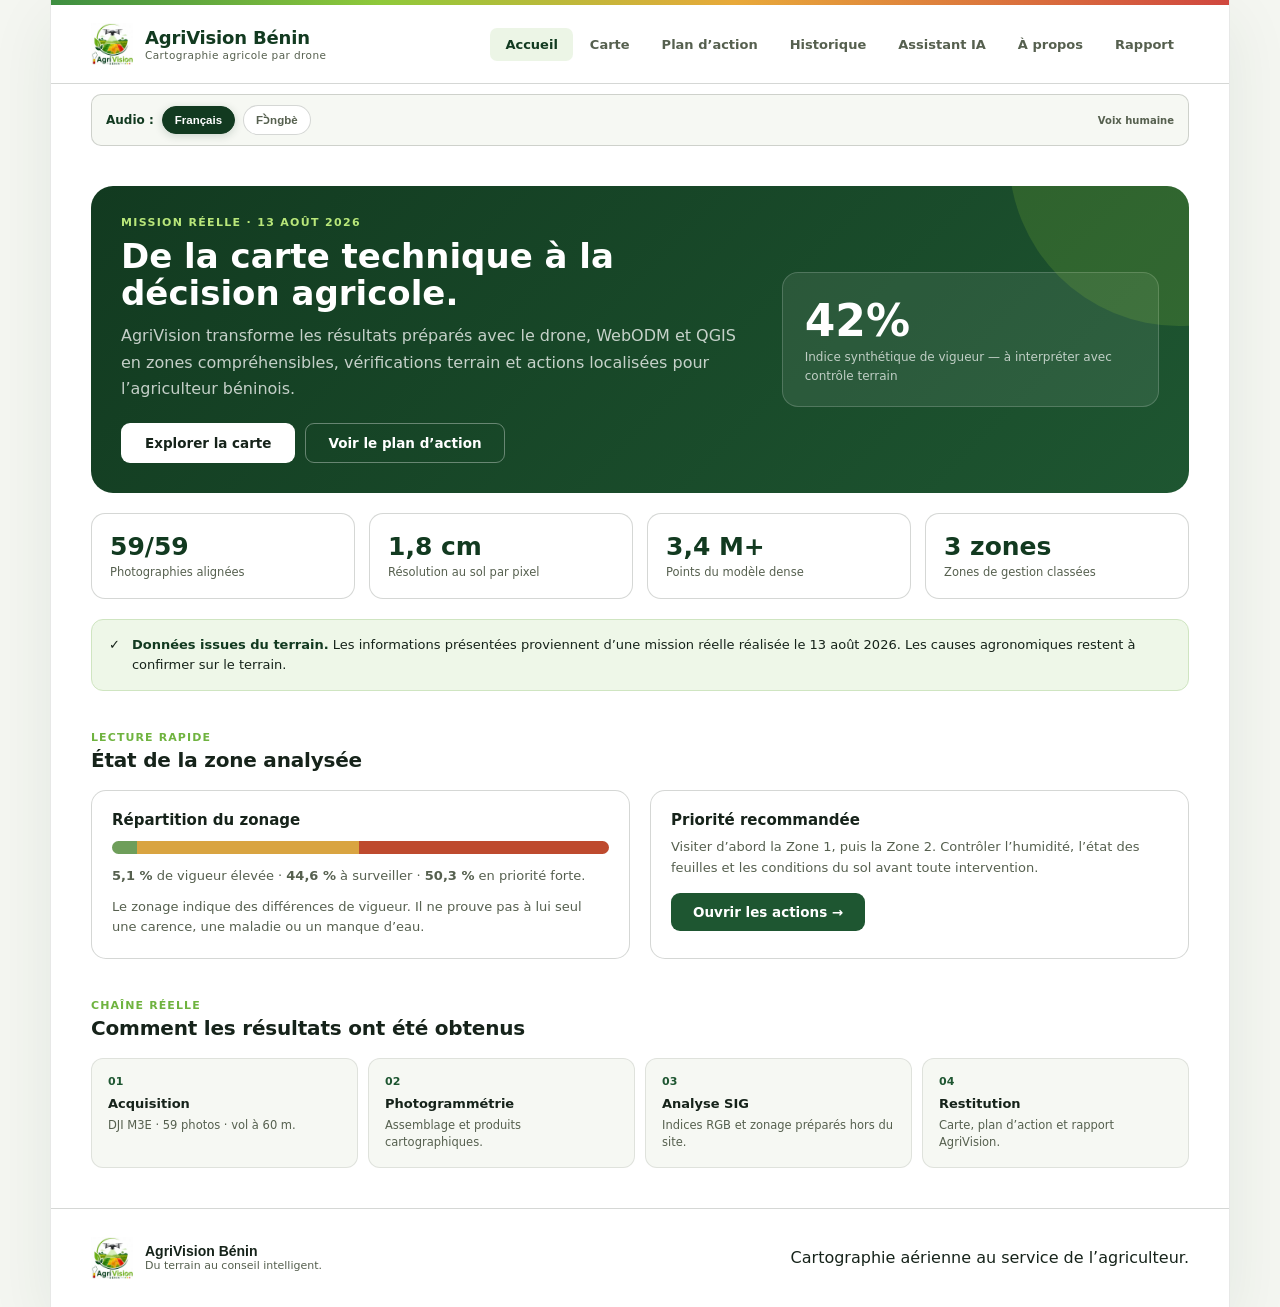
<file: index.html>
<!DOCTYPE html>

<html lang="fr"><head><meta charset="utf-8"/><meta content="width=device-width,initial-scale=1" name="viewport"/><title>AgriVision — Mission réelle</title><link href="css/style.css" rel="stylesheet"/><link href="css/finale.css" rel="stylesheet"/><link href="manifest.json" rel="manifest"/><meta content="#123a20" name="theme-color"/><meta content="AgriVision Bénin transforme les résultats de cartographie drone en recommandations agricoles simples, vocales et localisées." name="description"/><meta content="AgriVision Bénin" name="application-name"/><meta content="yes" name="apple-mobile-web-app-capable"/><meta content="black-translucent" name="apple-mobile-web-app-status-bar-style"/><meta content="AgriVision" name="apple-mobile-web-app-title"/><link href="assets/apple-touch-icon.png" rel="apple-touch-icon"/></head><body><div class="shell"><div class="index-bar"></div><nav><a class="brand" href="index.html"><div id="logo"><img alt="Logo AgriVision" src="assets/logo.png"/></div><div><div class="brand-name">AgriVision Bénin</div><div class="brand-sub">Cartographie agricole par drone</div></div></a><button aria-expanded="false" aria-label="Ouvrir le menu" class="nav-toggle" type="button">☰</button><div class="tabs"><div class="tab active">Accueil</div><a class="tab" href="resultats.html">Carte</a><a class="tab" href="actions.html">Plan d’action</a><a class="tab" href="historique.html">Historique</a><a class="tab" href="ia.html">Assistant IA</a><a class="tab" href="apropos.html">À propos</a><a class="tab" href="rapport.html">Rapport</a></div></nav><main><section class="hero-final"><div><div class="eyebrow">Mission réelle · 13 août 2026</div><h1>De la carte technique à la décision agricole.</h1><p>AgriVision transforme les résultats préparés avec le drone, WebODM et QGIS en zones compréhensibles, vérifications terrain et actions localisées pour l’agriculteur béninois.</p><div style="margin-top:20px;display:flex;gap:10px;flex-wrap:wrap"><a class="btn btn-paper" href="resultats.html">Explorer la carte</a><a class="btn btn-ghost" href="actions.html" style="color:white;border-color:rgba(255,255,255,.35)">Voir le plan d’action</a><button class="btn btn-ghost install-app" hidden="" id="install-app">⬇ Installer AgriVision</button></div></div><div class="hero-metric"><strong>42%</strong><span>Indice synthétique de vigueur — à interpréter avec contrôle terrain</span></div></section>
<div class="kpi-grid"><div class="kpi"><strong>59/59</strong><span>Photographies alignées</span></div><div class="kpi"><strong>1,8 cm</strong><span>Résolution au sol par pixel</span></div><div class="kpi"><strong>3,4 M+</strong><span>Points du modèle dense</span></div><div class="kpi"><strong>3 zones</strong><span>Zones de gestion classées</span></div></div>
<div class="truth-banner"><span>✓</span><div><strong>Données issues du terrain.</strong> Les informations présentées proviennent d’une mission réelle réalisée le 13 août 2026. Les causes agronomiques restent à confirmer sur le terrain.</div></div>
<div class="section-title"><span class="eyebrow">Lecture rapide</span><h2>État de la zone analysée</h2></div><div class="grid-2"><div class="card"><h3>Répartition du zonage</h3><div class="progress-stack"><span style="width:5.1%"></span><span style="width:44.6%"></span><span style="width:50.3%"></span></div><p><b>5,1 %</b> de vigueur élevée · <b>44,6 %</b> à surveiller · <b>50,3 %</b> en priorité forte.</p><p class="data-note" style="margin-top:10px">Le zonage indique des différences de vigueur. Il ne prouve pas à lui seul une carence, une maladie ou un manque d’eau.</p></div><div class="card"><h3>Priorité recommandée</h3><p>Visiter d’abord la Zone 1, puis la Zone 2. Contrôler l’humidité, l’état des feuilles et les conditions du sol avant toute intervention.</p><a class="btn btn-primary" href="actions.html" style="display:inline-block;margin-top:15px">Ouvrir les actions →</a></div></div>
<div class="section-title"><span class="eyebrow">Chaîne réelle</span><h2>Comment les résultats ont été obtenus</h2></div><div class="pipeline"><div class="pipe"><b>01</b><strong>Acquisition</strong><p>DJI M3E · 59 photos · vol à 60 m.</p></div><div class="pipe"><b>02</b><strong>Photogrammétrie</strong><p>Assemblage et produits cartographiques.</p></div><div class="pipe"><b>03</b><strong>Analyse SIG</strong><p>Indices RGB et zonage préparés hors du site.</p></div><div class="pipe"><b>04</b><strong>Restitution</strong><p>Carte, plan d’action et rapport AgriVision.</p></div></div></main><footer class="site-footer"><div class="footer-left"><img alt="AgriVision Bénin" src="assets/logo.png" style="width:42px;height:42px;object-fit:contain"/><div><div class="footer-brand-name">AgriVision Bénin</div><div class="footer-tagline">Du terrain au conseil intelligent.</div></div></div><div class="footer-service">Cartographie aérienne au service de l’agriculteur.</div></footer></div><script src="js/audio-control.js"></script><script src="js/fon-audio.js"></script><script src="js/mobile-nav.js"></script><script src="js/data.js"></script><script src="js/farmer.js"></script><script src="js/dashboard-dynamic.js"></script><script src="js/offline.js"></script><script src="js/install.js"></script></body></html>
</file>
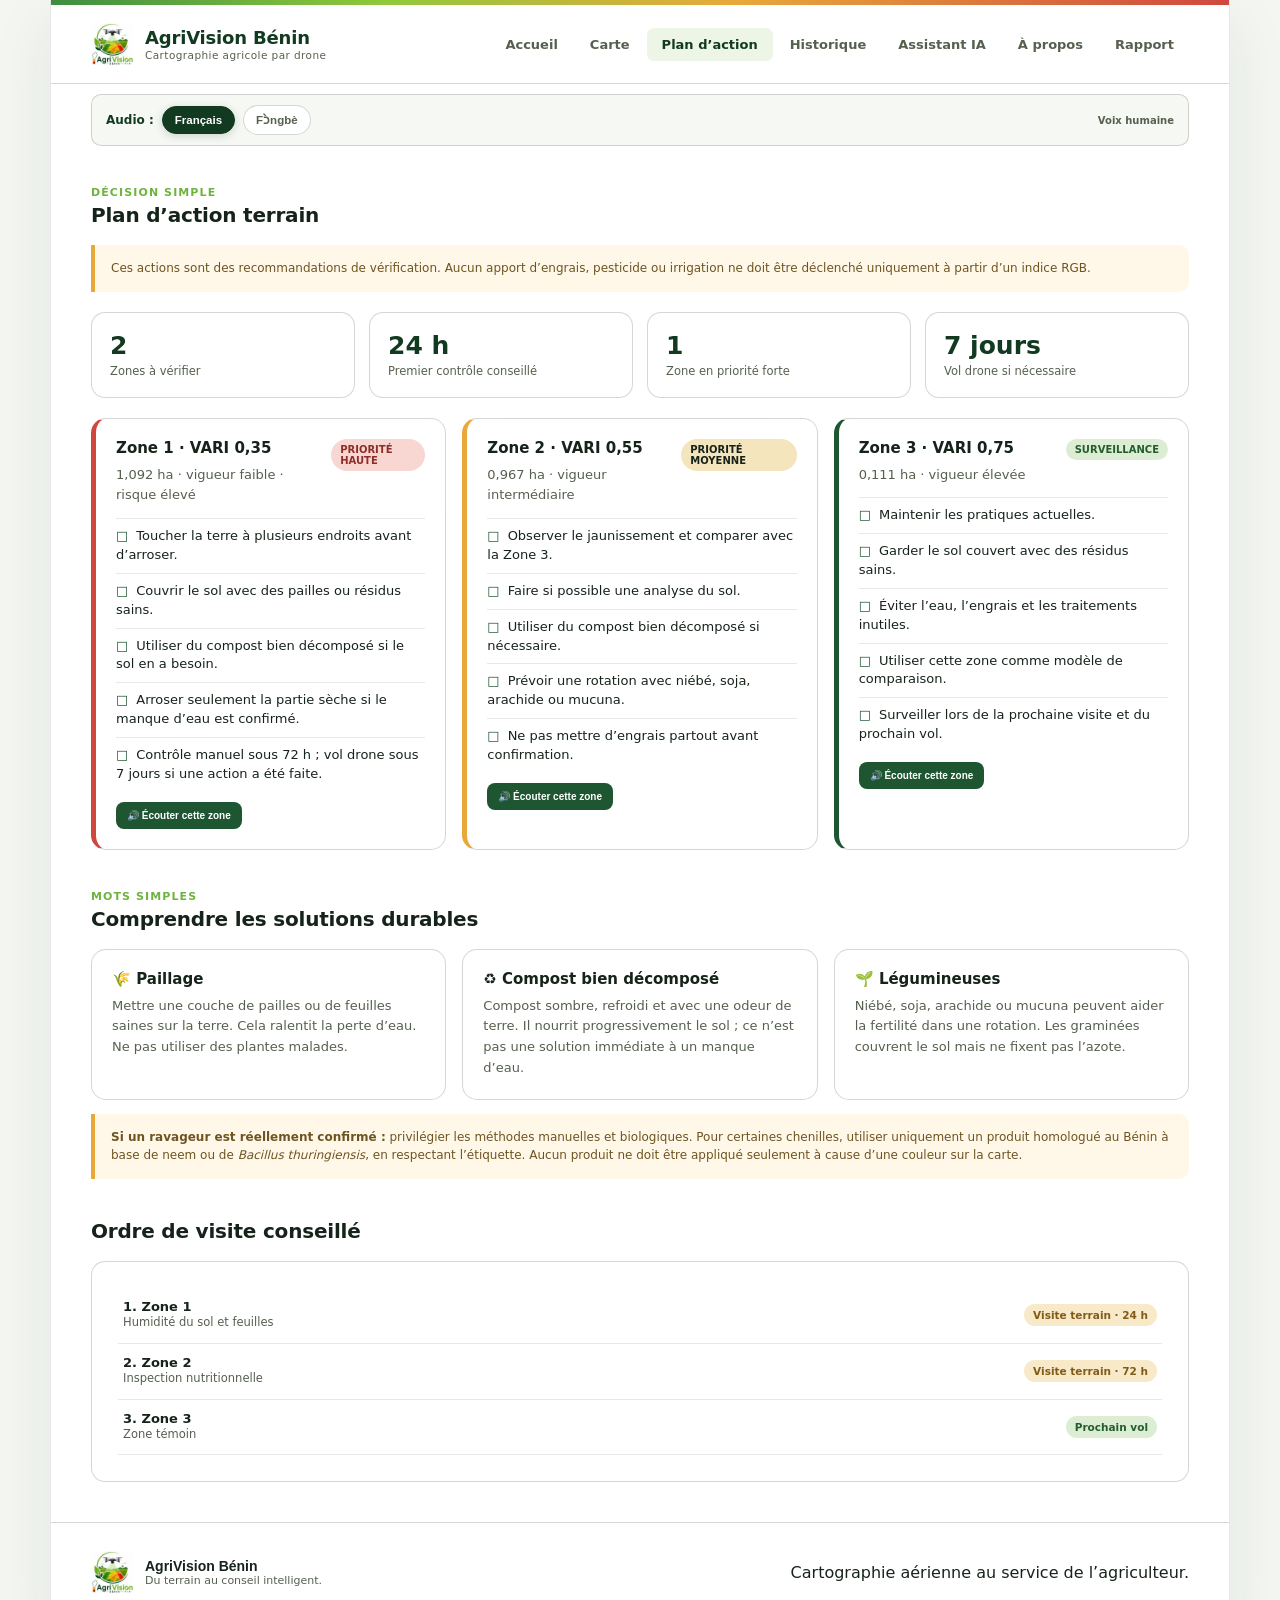
<file: actions.html>
<!DOCTYPE html>

<html lang="fr"><head><meta charset="utf-8"/><meta content="width=device-width,initial-scale=1" name="viewport"/><title>AgriVision — Plan d’action</title><link href="css/style.css" rel="stylesheet"/><link href="css/finale.css" rel="stylesheet"/><link href="manifest.json" rel="manifest"/><meta content="#123a20" name="theme-color"/><meta content="AgriVision Bénin transforme les résultats de cartographie drone en recommandations agricoles simples, vocales et localisées." name="description"/><meta content="AgriVision Bénin" name="application-name"/><meta content="yes" name="apple-mobile-web-app-capable"/><meta content="black-translucent" name="apple-mobile-web-app-status-bar-style"/><meta content="AgriVision" name="apple-mobile-web-app-title"/><link href="assets/apple-touch-icon.png" rel="apple-touch-icon"/></head><body><div class="shell"><div class="index-bar"></div><nav><a class="brand" href="index.html"><div id="logo"><img alt="Logo AgriVision" src="assets/logo.png"/></div><div><div class="brand-name">AgriVision Bénin</div><div class="brand-sub">Cartographie agricole par drone</div></div></a><button aria-expanded="false" aria-label="Ouvrir le menu" class="nav-toggle" type="button">☰</button><div class="tabs"><a class="tab" href="index.html">Accueil</a><a class="tab" href="resultats.html">Carte</a><div class="tab active">Plan d’action</div><a class="tab" href="historique.html">Historique</a><a class="tab" href="ia.html">Assistant IA</a><a class="tab" href="apropos.html">À propos</a><a class="tab" href="rapport.html">Rapport</a></div></nav><main><div class="section-title"><span class="eyebrow">Décision simple</span><h2>Plan d’action terrain</h2></div><div class="disclaimer">Ces actions sont des recommandations de vérification. Aucun apport d’engrais, pesticide ou irrigation ne doit être déclenché uniquement à partir d’un indice RGB.</div><div class="kpi-grid"><div class="kpi"><strong>2</strong><span>Zones à vérifier</span></div><div class="kpi"><strong>24 h</strong><span>Premier contrôle conseillé</span></div><div class="kpi"><strong>1</strong><span>Zone en priorité forte</span></div><div class="kpi"><strong>7 jours</strong><span>Vol drone si nécessaire</span></div></div><div class="grid-3"><article class="card action-card high"><div class="action-head"><div><h3>Zone 1 · VARI 0,35</h3><p>1,092 ha · vigueur faible · risque élevé</p></div><span class="priority high">Priorité haute</span></div><ul class="check-list"><li>Toucher la terre à plusieurs endroits avant d’arroser.</li><li>Couvrir le sol avec des pailles ou résidus sains.</li><li>Utiliser du compost bien décomposé si le sol en a besoin.</li><li>Arroser seulement la partie sèche si le manque d’eau est confirmé.</li><li>Contrôle manuel sous 72 h ; vol drone sous 7 jours si une action a été faite.</li></ul><button class="zone-listen-btn action-listen" data-card="0">🔊 Écouter cette zone</button></article><article class="card action-card"><div class="action-head"><div><h3>Zone 2 · VARI 0,55</h3><p>0,967 ha · vigueur intermédiaire</p></div><span class="priority">Priorité moyenne</span></div><ul class="check-list"><li>Observer le jaunissement et comparer avec la Zone 3.</li><li>Faire si possible une analyse du sol.</li><li>Utiliser du compost bien décomposé si nécessaire.</li><li>Prévoir une rotation avec niébé, soja, arachide ou mucuna.</li><li>Ne pas mettre d’engrais partout avant confirmation.</li></ul><button class="zone-listen-btn action-listen" data-card="1">🔊 Écouter cette zone</button></article><article class="card action-card low"><div class="action-head"><div><h3>Zone 3 · VARI 0,75</h3><p>0,111 ha · vigueur élevée</p></div><span class="priority low">Surveillance</span></div><ul class="check-list"><li>Maintenir les pratiques actuelles.</li><li>Garder le sol couvert avec des résidus sains.</li><li>Éviter l’eau, l’engrais et les traitements inutiles.</li><li>Utiliser cette zone comme modèle de comparaison.</li><li>Surveiller lors de la prochaine visite et du prochain vol.</li></ul><button class="zone-listen-btn action-listen" data-card="2">🔊 Écouter cette zone</button></article></div><div class="section-title"><span class="eyebrow">Mots simples</span><h2>Comprendre les solutions durables</h2></div><div class="grid-3 simple-practice"><div class="card"><h3>🌾 Paillage</h3><p>Mettre une couche de pailles ou de feuilles saines sur la terre. Cela ralentit la perte d’eau. Ne pas utiliser des plantes malades.</p></div><div class="card"><h3>♻️ Compost bien décomposé</h3><p>Compost sombre, refroidi et avec une odeur de terre. Il nourrit progressivement le sol ; ce n’est pas une solution immédiate à un manque d’eau.</p></div><div class="card"><h3>🌱 Légumineuses</h3><p>Niébé, soja, arachide ou mucuna peuvent aider la fertilité dans une rotation. Les graminées couvrent le sol mais ne fixent pas l’azote.</p></div></div><div class="disclaimer" style="margin-top:14px"><b>Si un ravageur est réellement confirmé :</b> privilégier les méthodes manuelles et biologiques. Pour certaines chenilles, utiliser uniquement un produit homologué au Bénin à base de neem ou de <i>Bacillus thuringiensis</i>, en respectant l’étiquette. Aucun produit ne doit être appliqué seulement à cause d’une couleur sur la carte.</div><div class="section-title"><h2>Ordre de visite conseillé</h2></div><div class="panel"><table class="quality-table"><tr><td><b>1. Zone 1</b><br/><span class="data-note">Humidité du sol et feuilles</span></td><td><span class="badge-warn">Visite terrain · 24 h</span></td></tr><tr><td><b>2. Zone 2</b><br/><span class="data-note">Inspection nutritionnelle</span></td><td><span class="badge-warn">Visite terrain · 72 h</span></td></tr><tr><td><b>3. Zone 3</b><br/><span class="data-note">Zone témoin</span></td><td><span class="badge-ok">Prochain vol</span></td></tr></table></div></main><footer class="site-footer"><div class="footer-left"><img alt="AgriVision Bénin" src="assets/logo.png" style="width:42px;height:42px;object-fit:contain"/><div><div class="footer-brand-name">AgriVision Bénin</div><div class="footer-tagline">Du terrain au conseil intelligent.</div></div></div><div class="footer-service">Cartographie aérienne au service de l’agriculteur.</div></footer></div><script src="js/audio-control.js"></script><script src="js/fon-audio.js"></script><script src="js/mobile-nav.js"></script><script src="js/data.js"></script><script src="js/farmer.js"></script><script src="js/actions-dynamic.js"></script><script src="js/actions-audio.js"></script><script src="js/offline.js"></script></body></html>
</file>
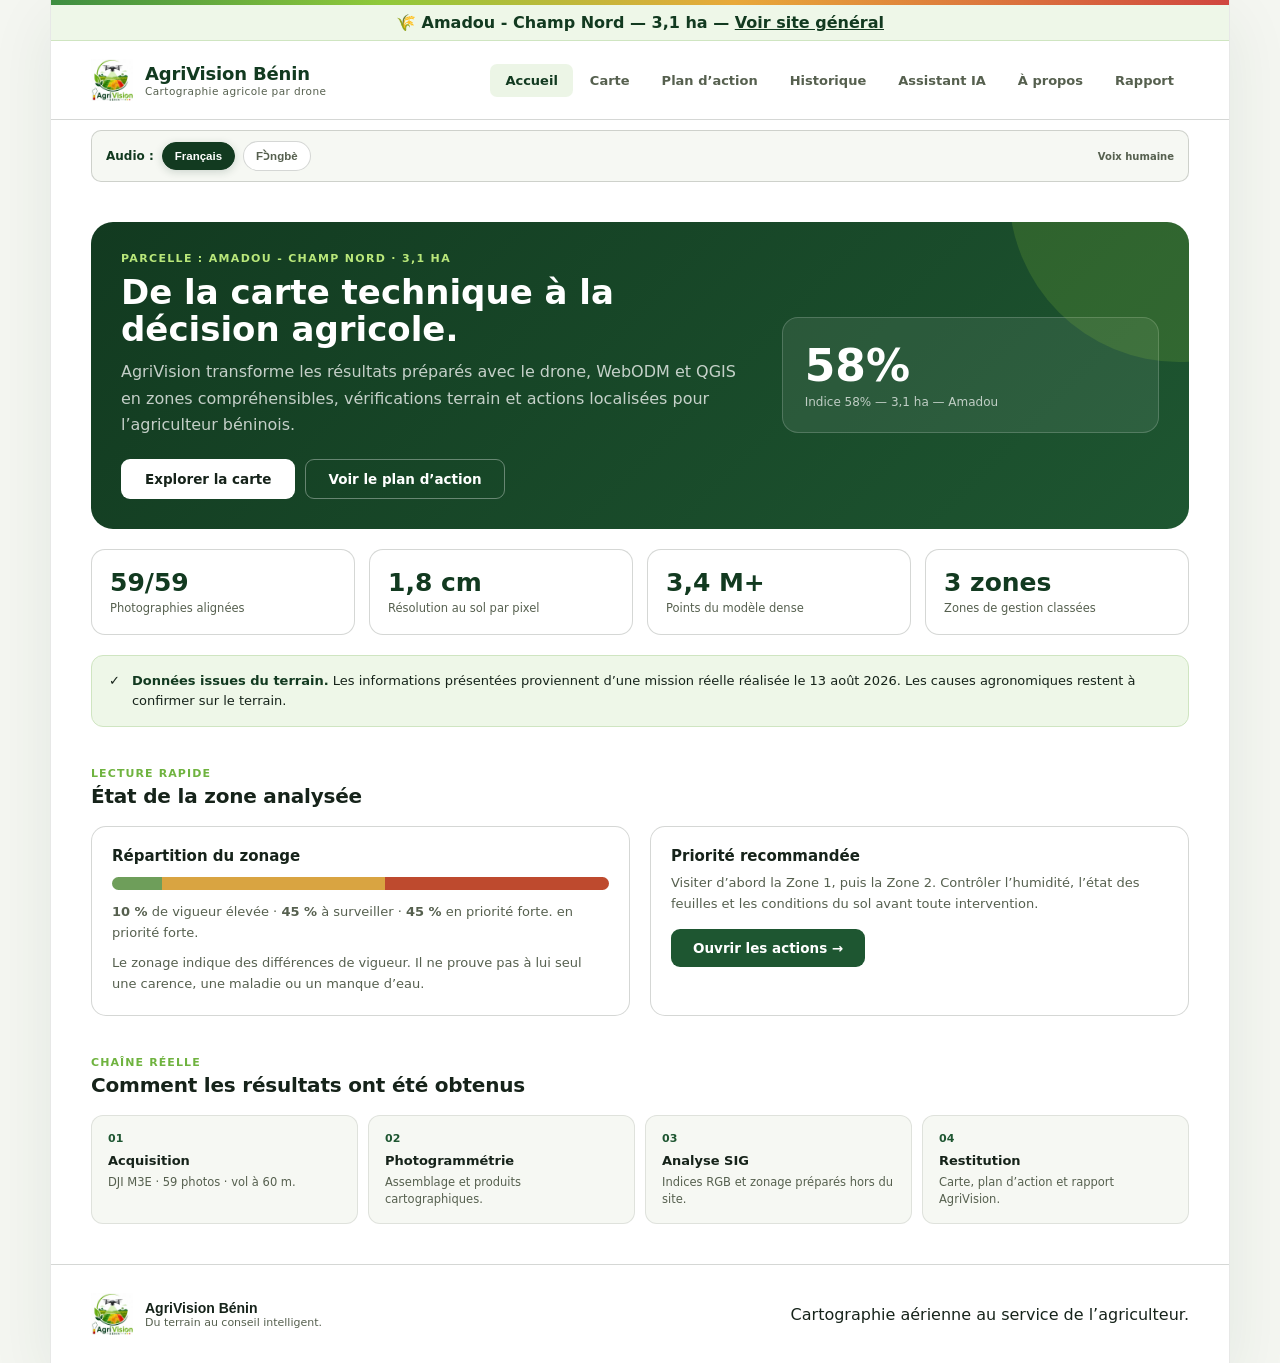
<file: amadou.html>
<!DOCTYPE html>

<html lang="fr"><head><meta charset="utf-8"/><meta content="width=device-width,initial-scale=1" name="viewport"/><title>AgriVision — Amadou</title><link href="css/style.css" rel="stylesheet"/><link href="css/finale.css" rel="stylesheet"/><link href="manifest.json" rel="manifest"/><meta content="#123a20" name="theme-color"/><meta content="AgriVision Bénin transforme les résultats de cartographie drone en recommandations agricoles simples, vocales et localisées." name="description"/><meta content="AgriVision Bénin" name="application-name"/><meta content="yes" name="apple-mobile-web-app-capable"/><meta content="black-translucent" name="apple-mobile-web-app-status-bar-style"/><meta content="AgriVision" name="apple-mobile-web-app-title"/><link href="assets/apple-touch-icon.png" rel="apple-touch-icon"/></head><body><div class="shell"><div class="index-bar"></div><div style="text-align:center;padding:8px;background:#eef7e8;border-bottom:1px solid #cfe5c1;font-weight:700;color:#123a20">🌾 Amadou - Champ Nord — 3,1 ha — <a href="index.html" style="text-decoration:underline">Voir site général</a></div><nav><a class="brand" href="index.html"><div id="logo"><img alt="Logo AgriVision" src="assets/logo.png"/></div><div><div class="brand-name">AgriVision Bénin</div><div class="brand-sub">Cartographie agricole par drone</div></div></a><button aria-expanded="false" aria-label="Ouvrir le menu" class="nav-toggle" type="button">☰</button><div class="tabs"><div class="tab active">Accueil</div><a class="tab" href="resultats.html">Carte</a><a class="tab" href="actions.html">Plan d’action</a><a class="tab" href="historique.html">Historique</a><a class="tab" href="ia.html">Assistant IA</a><a class="tab" href="apropos.html">À propos</a><a class="tab" href="rapport.html">Rapport</a></div></nav><main><section class="hero-final"><div><div class="eyebrow">Parcelle : Amadou - Champ Nord · 3,1 ha</div><h1>De la carte technique à la décision agricole.</h1><p>AgriVision transforme les résultats préparés avec le drone, WebODM et QGIS en zones compréhensibles, vérifications terrain et actions localisées pour l’agriculteur béninois.</p><div style="margin-top:20px;display:flex;gap:10px;flex-wrap:wrap"><a class="btn btn-paper" href="resultats.html">Explorer la carte</a><a class="btn btn-ghost" href="actions.html" style="color:white;border-color:rgba(255,255,255,.35)">Voir le plan d’action</a><button class="btn btn-ghost install-app" hidden="" id="install-app">⬇ Installer AgriVision</button></div></div><div class="hero-metric"><strong>58%</strong><span>Indice 58% — 3,1 ha — Amadou</span></div></section>
<div class="kpi-grid"><div class="kpi"><strong>59/59</strong><span>Photographies alignées</span></div><div class="kpi"><strong>1,8 cm</strong><span>Résolution au sol par pixel</span></div><div class="kpi"><strong>3,4 M+</strong><span>Points du modèle dense</span></div><div class="kpi"><strong>3 zones</strong><span>Zones de gestion classées</span></div></div>
<div class="truth-banner"><span>✓</span><div><strong>Données issues du terrain.</strong> Les informations présentées proviennent d’une mission réelle réalisée le 13 août 2026. Les causes agronomiques restent à confirmer sur le terrain.</div></div>
<div class="section-title"><span class="eyebrow">Lecture rapide</span><h2>État de la zone analysée</h2></div><div class="grid-2"><div class="card"><h3>Répartition du zonage</h3><div class="progress-stack"><span style="width:10%"></span><span style="width:45%"></span><span style="width:45%"></span></div><p><b>10 %</b> de vigueur élevée · <b>45 %</b> à surveiller · <b>45 %</b> en priorité forte.</b> en priorité forte.</p><p class="data-note" style="margin-top:10px">Le zonage indique des différences de vigueur. Il ne prouve pas à lui seul une carence, une maladie ou un manque d’eau.</p></div><div class="card"><h3>Priorité recommandée</h3><p>Visiter d’abord la Zone 1, puis la Zone 2. Contrôler l’humidité, l’état des feuilles et les conditions du sol avant toute intervention.</p><a class="btn btn-primary" href="actions.html" style="display:inline-block;margin-top:15px">Ouvrir les actions →</a></div></div>
<div class="section-title"><span class="eyebrow">Chaîne réelle</span><h2>Comment les résultats ont été obtenus</h2></div><div class="pipeline"><div class="pipe"><b>01</b><strong>Acquisition</strong><p>DJI M3E · 59 photos · vol à 60 m.</p></div><div class="pipe"><b>02</b><strong>Photogrammétrie</strong><p>Assemblage et produits cartographiques.</p></div><div class="pipe"><b>03</b><strong>Analyse SIG</strong><p>Indices RGB et zonage préparés hors du site.</p></div><div class="pipe"><b>04</b><strong>Restitution</strong><p>Carte, plan d’action et rapport AgriVision.</p></div></div></main><footer class="site-footer"><div class="footer-left"><img alt="AgriVision Bénin" src="assets/logo.png" style="width:42px;height:42px;object-fit:contain"/><div><div class="footer-brand-name">AgriVision Bénin</div><div class="footer-tagline">Du terrain au conseil intelligent.</div></div></div><div class="footer-service">Cartographie aérienne au service de l’agriculteur.</div></footer></div><script src="js/audio-control.js"></script><script src="js/fon-audio.js"></script><script src="js/mobile-nav.js"></script><script src="js/data.js"></script><script src="js/farmer.js"></script><script src="js/dashboard-dynamic.js"></script><script src="js/offline.js"></script><script src="js/install.js"></script></body></html>
</file>
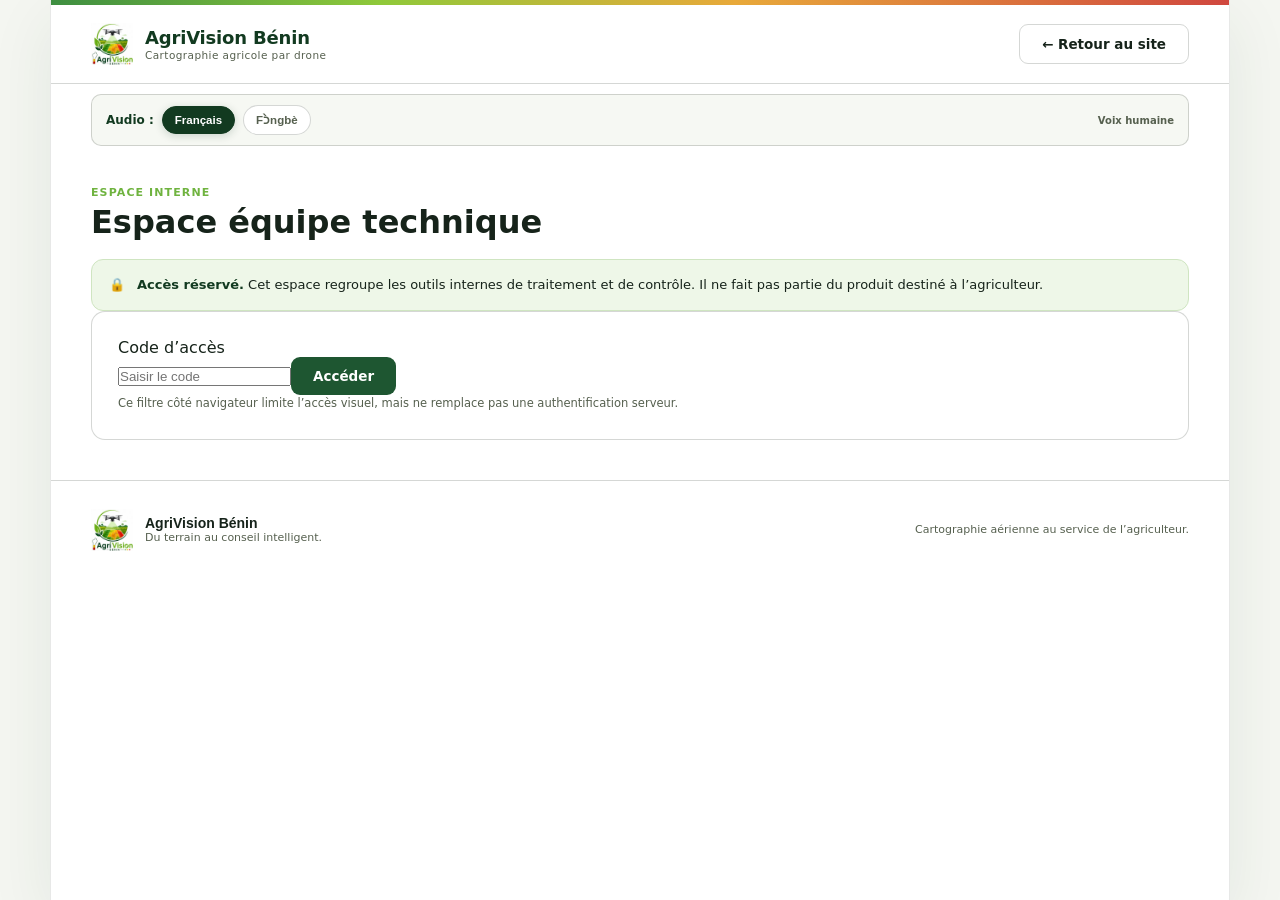
<file: analyse.html>
<!DOCTYPE html>

<html lang="fr"><head><meta charset="utf-8"/><meta content="width=device-width,initial-scale=1" name="viewport"/><title>AgriVision — Espace technicien</title><link href="css/style.css" rel="stylesheet"/><link href="css/finale.css" rel="stylesheet"/><link href="manifest.json" rel="manifest"/><meta content="#123a20" name="theme-color"/><meta content="AgriVision Bénin transforme les résultats de cartographie drone en recommandations agricoles simples, vocales et localisées." name="description"/><meta content="AgriVision Bénin" name="application-name"/><meta content="yes" name="apple-mobile-web-app-capable"/><meta content="black-translucent" name="apple-mobile-web-app-status-bar-style"/><meta content="AgriVision" name="apple-mobile-web-app-title"/><link href="assets/apple-touch-icon.png" rel="apple-touch-icon"/><script src="js/tech-guard.js"></script><meta content="noindex,nofollow" name="robots"/></head><body><div class="shell"><div class="index-bar"></div><nav><a class="brand" href="index.html"><div id="logo"><img alt="Logo AgriVision" src="assets/logo.png"/></div><div><div class="brand-name">AgriVision Bénin</div><div class="brand-sub">Espace équipe technique</div></div></a><button aria-expanded="false" aria-label="Ouvrir le menu" class="nav-toggle" type="button">☰</button><div class="tabs"><div class="tab active">Import de mission</div><a class="tab" href="qualite.html">Qualité</a><a class="tab" href="index.html">Retour au site</a></div></nav><main><div class="disclaimer tech-reserved">🔒 <b>Espace réservé à l’équipe technique.</b> Ces outils servent au traitement QGIS et au contrôle de mission. Ils ne font pas partie du produit destiné à l’agriculteur.</div><div class="section-title"><span class="eyebrow">Fonction disponible maintenant</span><h2>Espace technicien — Import de mission</h2></div><div class="truth-banner"><span>✓</span><div><strong>Une seule mise à jour pour tout AgriVision.</strong> Importez un GeoJSON web optimisé : le site recalcule les surfaces et les statistiques, actualise la carte, l’historique, le rapport et le contexte de l’assistant IA dans ce navigateur.</div></div><div class="import-layout"><section class="panel"><div class="qgis-drop" id="qgis-drop"><div class="dropzone-icon">🗺️</div><b>Déposez le fichier GeoJSON exporté de QGIS</b><span>ou cliquez pour le sélectionner · taille web recommandée : moins de 3 Mo</span><input accept=".geojson,.json,application/geo+json,application/json" hidden="" id="qgis-file" type="file"/><em id="selected-file">Aucun fichier sélectionné</em></div><div class="import-progress-track"><div id="import-progress"></div></div><div class="import-message" id="import-message"></div><div class="import-fields"><label>Nom de la parcelle<input id="import-parcelle" placeholder="Ex. Parcelle Nord"/></label><label>Date de la mission<input id="import-date" type="date" value="2026-08-13"/></label><label>Culture<input id="import-culture" placeholder="Ex. Maïs"/></label><label>Nombre de photos — facultatif<input id="import-photos" min="0" placeholder="Ex. 59" type="number"/></label><label>Altitude en mètres — facultatif<input id="import-altitude" min="0" placeholder="Ex. 60" type="number"/></label><label>GSD en cm/pixel — facultatif<input id="import-gsd" min="0" placeholder="Ex. 1.8" step="0.01" type="number"/></label></div><div class="import-actions"><button class="btn btn-primary" id="qgis-import-btn">Analyser et mettre à jour le site</button><button class="btn btn-ghost" id="reset-data">Revenir aux données intégrées</button></div></section><aside class="card"><h3>Champs attendus dans QGIS</h3><ul class="check-list"><li><b>nom</b> — nom de la zone</li><li><b>surface_ha</b> — surface en hectares</li><li><b>vari</b> — valeur moyenne</li><li><b>risque</b> — faible, modéré ou élevé</li><li><b>causes</b> — hypothèses séparées par des virgules</li><li><b>recommandations</b> — actions proposées</li></ul><div class="disclaimer" style="margin-top:14px">Conservez le GeoJSON scientifique complet séparément. Pour le navigateur, exportez une copie simplifiée afin d’assurer rapidité et stockage local.</div></aside></div><div class="section-title"><span class="eyebrow">Vision future — nécessite un moteur de calcul</span><h2>De la photo brute à la recommandation, sans intervention technique</h2></div><div class="future-vision"><div class="future-intro"><span class="future-badge">VISION AGRIVISION</span><h3>L’agriculteur dépose les photos. AgriVision s’occupe du reste.</h3><p>Cette automatisation complète est l’objectif futur. Elle nécessitera une station locale ou un backend puissant connecté à NodeODM/WebODM et à un moteur SIG.</p></div><div class="pipeline future-pipeline"><div class="pipe"><b>01 · PHOTOS</b><strong>Téléversement</strong><p>Photos JPEG/DNG du drone et contrôle des métadonnées.</p></div><div class="pipe"><b>02 · WEBODM</b><strong>Photogrammétrie</strong><p>Orthophoto, MNS, nuage de points et modèle 3D.</p></div><div class="pipe"><b>03 · SIG</b><strong>Analyse automatique</strong><p>VARI, ExG, pentes, drainage et zonage.</p></div><div class="pipe"><b>04 · DÉCISION</b><strong>AgriVision</strong><p>Carte, recommandations, IA, historique et rapport.</p></div></div><div class="vision-demo"><div><b>Ce que verra l’agriculteur</b><p>Une progression simple, sans ouvrir WebODM ou QGIS.</p></div><div class="vision-progress"><span class="done">✓ Photos reçues</span><span class="done">✓ Qualité contrôlée</span><span>○ Orthophoto en calcul</span><span>○ Analyse agronomique</span><span>○ Rapport final</span></div></div></div></main><footer class="site-footer"><div class="footer-left"><img alt="AgriVision Bénin" src="assets/logo.png" style="width:42px;height:42px;object-fit:contain"/><div><div class="footer-brand-name">AgriVision Bénin</div><div class="footer-tagline">Du terrain au conseil intelligent.</div></div></div><div class="footer-service">Cartographie aérienne au service de l’agriculteur.</div><a class="footer-tech-link" href="index.html">← Retour au site</a></footer></div><script src="js/audio-control.js"></script><script src="js/fon-audio.js"></script><script src="js/mobile-nav.js"></script><script src="js/data.js"></script><script src="js/farmer.js"></script><script src="js/qgis-import.js"></script><script src="js/offline.js"></script></body></html>
</file>
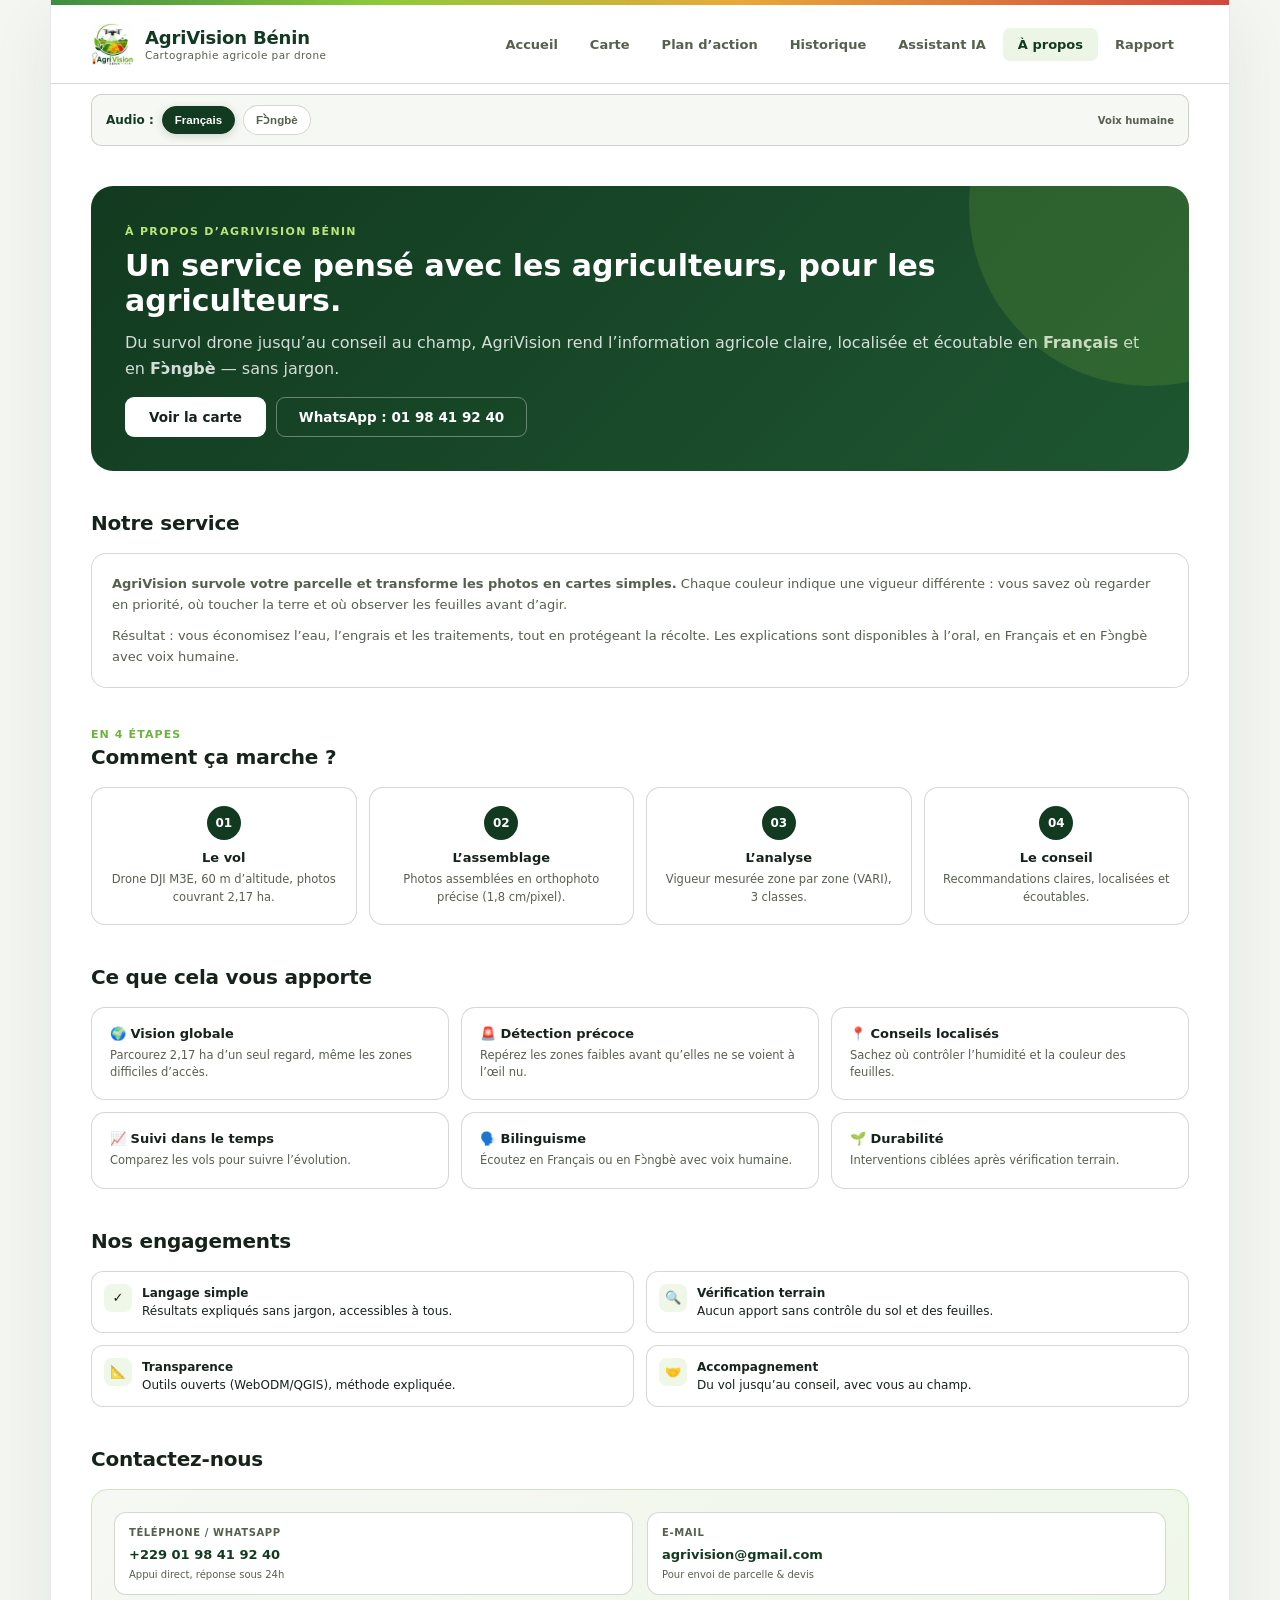
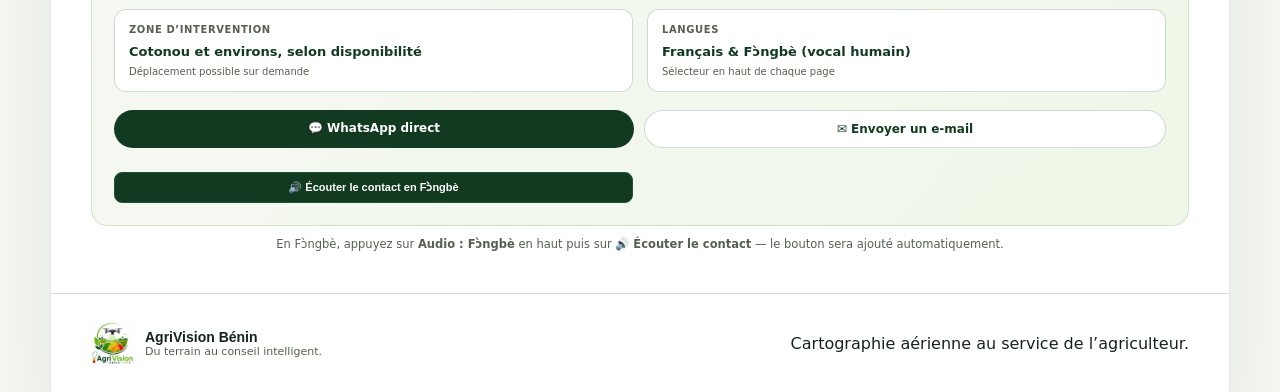
<file: apropos.html>
<!DOCTYPE html>
<html lang="fr"><head><meta charset="utf-8"/><meta content="width=device-width,initial-scale=1" name="viewport"/><meta content="#123a20" name="theme-color"/><meta content="AgriVision Bénin — service de cartographie par drone pour l'agriculteur, conseils clairs et localisés." name="description"/><title>À propos — AgriVision Bénin</title><link href="css/style.css" rel="stylesheet"/><link href="css/finale.css" rel="stylesheet"/><link href="manifest.json" rel="manifest"/><link href="assets/apple-touch-icon.png" rel="apple-touch-icon"/>
<style>
.about-hero-new{display:grid;grid-template-columns:1fr;gap:24px;align-items:center;padding:34px;background:linear-gradient(135deg,#123a20,#1e5631);border-radius:22px;color:#fff;overflow:hidden;position:relative}
.about-hero-new:after{content:"";position:absolute;width:360px;height:360px;border-radius:50%;right:-140px;top:-160px;background:rgba(143,201,58,.16)}
.about-hero-new h1{font-size:30px;line-height:1.15;margin:10px 0 12px}
.about-hero-new p{color:rgba(255,255,255,.82);line-height:1.6}
.about-hero-img{width:100%;height:220px;object-fit:cover;border-radius:16px;border:1px solid rgba(255,255,255,.18)}
.about-pipeline{display:grid;grid-template-columns:repeat(4,1fr);gap:12px;margin-top:14px}
.about-pipeline .step{padding:18px;border-radius:14px;background:#fff;border:1px solid var(--line-strong);text-align:center}
.about-pipeline .step b{display:inline-grid;place-items:center;width:34px;height:34px;border-radius:999px;background:#123a20;color:#fff;font-size:12px;margin-bottom:10px}
.about-pipeline .step h3{font-size:13px;margin-bottom:6px}
.about-pipeline .step p{font-size:11.5px;color:var(--ink-soft);line-height:1.5}
.benefit-card{padding:18px;border-radius:14px;background:#fff;border:1px solid var(--line-strong)}
.benefit-card h3{font-size:13px;margin-bottom:6px}
.benefit-card p{font-size:11.5px;color:var(--ink-soft);line-height:1.5}
.commit-grid{display:grid;grid-template-columns:1fr 1fr;gap:12px}
.commit-item{display:flex;gap:10px;align-items:start;padding:12px;background:#fff;border:1px solid var(--line-strong);border-radius:12px;font-size:12px;line-height:1.5}
.commit-item span{flex-shrink:0;width:28px;height:28px;display:grid;place-items:center;background:#eef7e8;border-radius:8px;font-size:13px}
.contact-card-new{display:grid;grid-template-columns:1fr 1fr;gap:14px;padding:22px;border-radius:16px;background:linear-gradient(135deg,#f6f8f3,#eef7e8);border:1px solid #cfe5c1}
.contact-item{padding:14px;background:#fff;border-radius:12px;border:1px solid var(--line-strong)}
.contact-item span{display:block;font-size:10px;font-weight:800;letter-spacing:.06em;text-transform:uppercase;color:var(--ink-soft);margin-bottom:6px}
.contact-item a,.contact-item strong{font-size:13px;font-weight:800;color:var(--forest-deep)}
.contact-cta{grid-column:1/-1;display:flex;gap:10px;flex-wrap:wrap;margin-top:4px}
.contact-cta a{flex:1;min-width:140px;text-align:center;padding:11px;border-radius:999px;font-weight:800;font-size:12px;text-decoration:none}
@media(max-width:760px){
 .about-hero-new{grid-template-columns:1fr;padding:22px}
 .about-hero-img{height:180px}
 .about-pipeline{grid-template-columns:1fr 1fr}
 .commit-grid{grid-template-columns:1fr}
 .contact-card-new{grid-template-columns:1fr}
}
</style>
</head><body><div class="shell"><div class="index-bar"></div><nav><a class="brand" href="index.html"><div id="logo"><img alt="Logo AgriVision" src="assets/logo.png"/></div><div><div class="brand-name">AgriVision Bénin</div><div class="brand-sub">Cartographie agricole par drone</div></div></a><button aria-expanded="false" aria-label="Ouvrir le menu" class="nav-toggle" type="button">☰</button><div class="tabs"><a class="tab" href="index.html">Accueil</a><a class="tab" href="resultats.html">Carte</a><a class="tab" href="actions.html">Plan d’action</a><a class="tab" href="historique.html">Historique</a><a class="tab" href="ia.html">Assistant IA</a><div class="tab active">À propos</div><a class="tab" href="rapport.html">Rapport</a></div></nav><main>

<section class="about-hero-new">
 <div>
  <span class="eyebrow" style="color:#b9e77a;font-size:11px;font-weight:800;letter-spacing:.12em;text-transform:uppercase">À propos d’AgriVision Bénin</span>
  <h1>Un service pensé avec les agriculteurs, pour les agriculteurs.</h1>
  <p>Du survol drone jusqu’au conseil au champ, AgriVision rend l’information agricole claire, localisée et écoutable en <b>Français</b> et en <b>Fɔ̀ngbè</b> — sans jargon.</p>
  <div style="margin-top:16px;display:flex;gap:10px;flex-wrap:wrap">
   <a class="btn btn-paper" href="resultats.html">Voir la carte</a>
   <a class="btn btn-ghost" href="https://wa.me/2290198419240" style="color:#fff;border-color:rgba(255,255,255,.35)">WhatsApp : 01 98 41 92 40</a>
  </div>
 </div>
 
</section>

<div class="section-title"><h2>Notre service</h2></div>
<div class="card" style="line-height:1.7">
 <p><b>AgriVision survole votre parcelle et transforme les photos en cartes simples.</b> Chaque couleur indique une vigueur différente : vous savez où regarder en priorité, où toucher la terre et où observer les feuilles avant d’agir.</p>
 <p style="margin-top:10px;color:var(--ink-soft)">Résultat : vous économisez l’eau, l’engrais et les traitements, tout en protégeant la récolte. Les explications sont disponibles à l’oral, en Français et en Fɔ̀ngbè avec voix humaine.</p>
</div>

<div class="section-title"><span class="eyebrow">En 4 étapes</span><h2>Comment ça marche ?</h2></div>
<div class="about-pipeline">
 <div class="step"><b>01</b><h3>Le vol</h3><p>Drone DJI M3E, 60 m d’altitude, photos couvrant 2,17 ha.</p></div>
 <div class="step"><b>02</b><h3>L’assemblage</h3><p>Photos assemblées en orthophoto précise (1,8 cm/pixel).</p></div>
 <div class="step"><b>03</b><h3>L’analyse</h3><p>Vigueur mesurée zone par zone (VARI), 3 classes.</p></div>
 <div class="step"><b>04</b><h3>Le conseil</h3><p>Recommandations claires, localisées et écoutables.</p></div>
</div>

<div class="section-title"><h2>Ce que cela vous apporte</h2></div>
<div style="display:grid;grid-template-columns:repeat(3,1fr);gap:12px" class="benefit-grid">
 <div class="benefit-card"><h3>🌍 Vision globale</h3><p>Parcourez 2,17 ha d’un seul regard, même les zones difficiles d’accès.</p></div>
 <div class="benefit-card"><h3>🚨 Détection précoce</h3><p>Repérez les zones faibles avant qu’elles ne se voient à l’œil nu.</p></div>
 <div class="benefit-card"><h3>📍 Conseils localisés</h3><p>Sachez où contrôler l’humidité et la couleur des feuilles.</p></div>
 <div class="benefit-card"><h3>📈 Suivi dans le temps</h3><p>Comparez les vols pour suivre l’évolution.</p></div>
 <div class="benefit-card"><h3>🗣️ Bilinguisme</h3><p>Écoutez en Français ou en Fɔ̀ngbè avec voix humaine.</p></div>
 <div class="benefit-card"><h3>🌱 Durabilité</h3><p>Interventions ciblées après vérification terrain.</p></div>
</div>

<div class="section-title"><h2>Nos engagements</h2></div>
<div class="commit-grid">
 <div class="commit-item"><span>✓</span><div><b>Langage simple</b><br>Résultats expliqués sans jargon, accessibles à tous.</div></div>
 <div class="commit-item"><span>🔍</span><div><b>Vérification terrain</b><br>Aucun apport sans contrôle du sol et des feuilles.</div></div>
 <div class="commit-item"><span>📐</span><div><b>Transparence</b><br>Outils ouverts (WebODM/QGIS), méthode expliquée.</div></div>
 <div class="commit-item"><span>🤝</span><div><b>Accompagnement</b><br>Du vol jusqu’au conseil, avec vous au champ.</div></div>
</div>

<div class="section-title"><h2>Contactez-nous</h2></div>
<div class="contact-card-new">
 <div class="contact-item"><span>Téléphone / WhatsApp</span><a href="https://wa.me/2290198419240">+229 01 98 41 92 40</a><div style="margin-top:6px;font-size:10px;color:var(--ink-soft)">Appui direct, réponse sous 24h</div></div>
 <div class="contact-item"><span>E-mail</span><a href="mailto:agrivision@gmail.com">agrivision@gmail.com</a><div style="margin-top:6px;font-size:10px;color:var(--ink-soft)">Pour envoi de parcelle & devis</div></div>
 <div class="contact-item"><span>Zone d’intervention</span><strong>Cotonou et environs, selon disponibilité</strong><div style="margin-top:6px;font-size:10px;color:var(--ink-soft)">Déplacement possible sur demande</div></div>
 <div class="contact-item"><span>Langues</span><strong>Français & Fɔ̀ngbè (vocal humain)</strong><div style="margin-top:6px;font-size:10px;color:var(--ink-soft)">Sélecteur en haut de chaque page</div></div>
 <div class="contact-cta">
  <a href="https://wa.me/2290198419240" style="background:#123a20;color:#fff">💬 WhatsApp direct</a>
  <a href="mailto:agrivision@gmail.com" style="background:#fff;border:1px solid var(--line-strong);color:var(--forest-deep)">✉️ Envoyer un e-mail</a>
 </div>
</div>
<p class="data-note" style="margin-top:10px;text-align:center">En Fɔ̀ngbè, appuyez sur <b>Audio : Fɔ̀ngbè</b> en haut puis sur <b>🔊 Écouter le contact</b> — le bouton sera ajouté automatiquement.</p>

</main><footer class="site-footer"><div class="footer-left"><img alt="AgriVision Bénin" src="assets/logo.png" style="width:42px;height:42px;object-fit:contain"/><div><div class="footer-brand-name">AgriVision Bénin</div><div class="footer-tagline">Du terrain au conseil intelligent.</div></div></div><div class="footer-service">Cartographie aérienne au service de l’agriculteur.</div></footer></div><script src="js/audio-control.js"></script><script src="js/fon-audio.js"></script><script src="js/mobile-nav.js"></script><script src="js/offline.js"></script></body></html>
</file>
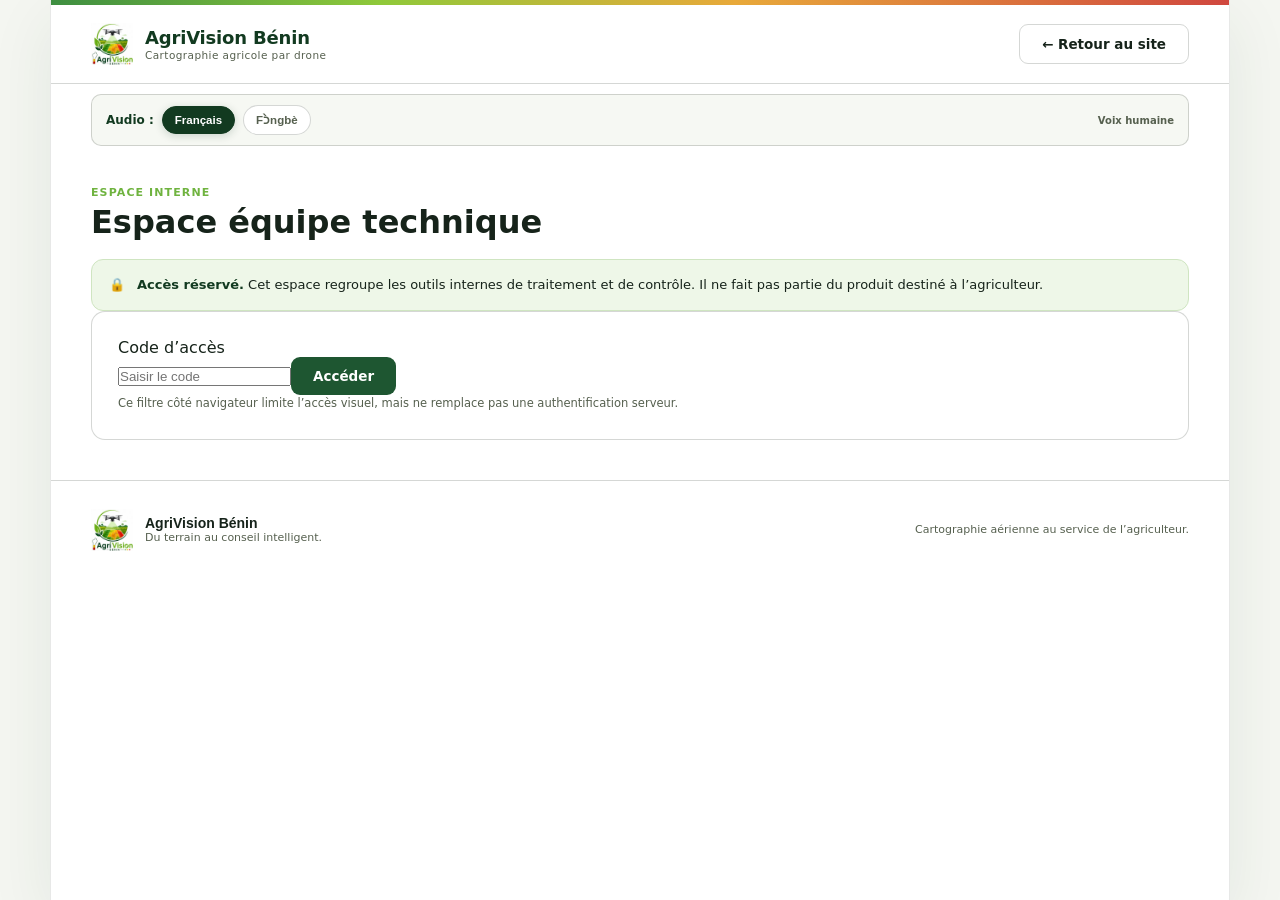
<file: equipe.html>
<!doctype html><html lang="fr"><head><meta charset="utf-8"><meta name="viewport" content="width=device-width,initial-scale=1"><meta name="theme-color" content="#123a20"><meta name="robots" content="noindex,nofollow"><title>AgriVision — Accès équipe</title><link rel="stylesheet" href="css/style.css"><link rel="stylesheet" href="css/finale.css"><link rel="manifest" href="manifest.json"><link rel="apple-touch-icon" href="assets/apple-touch-icon.png"></head><body><div class="shell"><div class="index-bar"></div><nav><a class="brand" href="index.html"><div id="logo"><img src="assets/logo.png" alt="Logo AgriVision"></div><div><div class="brand-name">AgriVision Bénin</div><div class="brand-sub">Cartographie agricole par drone</div></div></a><a class="btn btn-ghost" href="index.html">← Retour au site</a></nav><main><div class="section-title"><span class="eyebrow">Espace interne</span><h1>Espace équipe technique</h1></div><div class="truth-banner"><span>🔒</span><div><strong>Accès réservé.</strong> Cet espace regroupe les outils internes de traitement et de contrôle. Il ne fait pas partie du produit destiné à l’agriculteur.</div></div><form id="tech-login" class="panel tech-login"><label for="tech-code">Code d’accès</label><div class="tech-login-row"><input id="tech-code" type="password" autocomplete="current-password" placeholder="Saisir le code"><button class="btn btn-primary" type="submit">Accéder</button></div><div id="tech-message" class="import-message"></div><p class="data-note">Ce filtre côté navigateur limite l’accès visuel, mais ne remplace pas une authentification serveur.</p></form><section id="tech-panel" hidden><div class="grid-2" style="margin-top:18px"><a class="card tech-card" href="analyse.html"><span class="tech-icon">🗺️</span><h3>Import de mission</h3><p>Importer le GeoJSON préparé dans QGIS et mettre à jour les informations du site.</p></a><a class="card tech-card" href="qualite.html"><span class="tech-icon">📐</span><h3>Qualité de mission</h3><p>Consulter les indicateurs photogrammétriques, la précision et les limites.</p></a></div><div class="panel" id="farmer-admin-panel" style="margin-top:18px"><h3>🌾 Gestion des agriculteurs — liens uniques</h3><p class="data-note">Chaque agriculteur a son lien perso <code>?farmer=ID</code> qui affiche uniquement ses données, sans écraser les autres. Partagez le lien ou le QR.</p><div id="farmer-admin-list" style="margin-top:12px;display:grid;gap:10px"></div><div style="margin-top:14px;display:flex;gap:8px;flex-wrap:wrap"><a id="farmer-qr-amadou" href="#" target="_blank" style="padding:8px 12px;background:#fff;border:1px solid var(--line-strong);border-radius:8px;font-size:11px">QR Amadou</a><a id="farmer-qr-fatou" href="#" target="_blank" style="padding:8px 12px;background:#fff;border:1px solid var(--line-strong);border-radius:8px;font-size:11px">QR Fatou</a></div><p class="data-note" style="margin-top:10px">Pour ajouter un nouvel agriculteur : importez son GeoJSON via <a href="analyse.html">Analyse</a> en mettant son nom dans "Nom parcelle" (ex: "Koffi - 4ha"). Son lien se créera auto.</p></div><div class="panel" style="margin-top:18px"><h3>Configuration de l’IA avancée</h3><p class="data-note">Clé facultative conservée uniquement pendant cette session du navigateur.</p><input id="tech-groq-key" type="password" placeholder="gsk_…" style="width:100%;margin-top:10px;padding:11px;border:1px solid var(--line-strong);border-radius:8px"><button id="tech-logout" class="btn btn-ghost" style="margin-top:14px">Fermer l’accès équipe</button></div></section></main><footer class="site-footer"><div class="footer-left"><img src="assets/logo.png" alt="AgriVision" style="width:42px"><div><div class="footer-brand-name">AgriVision Bénin</div><div class="footer-tagline">Du terrain au conseil intelligent.</div></div></div><div class="footer-copy">Cartographie aérienne au service de l’agriculteur.</div></footer></div><script src="js/audio-control.js"></script><script src="js/fon-audio.js"></script><script src="js/tech-access.js"></script><script src="js/offline.js"></script></body></html>
</file>
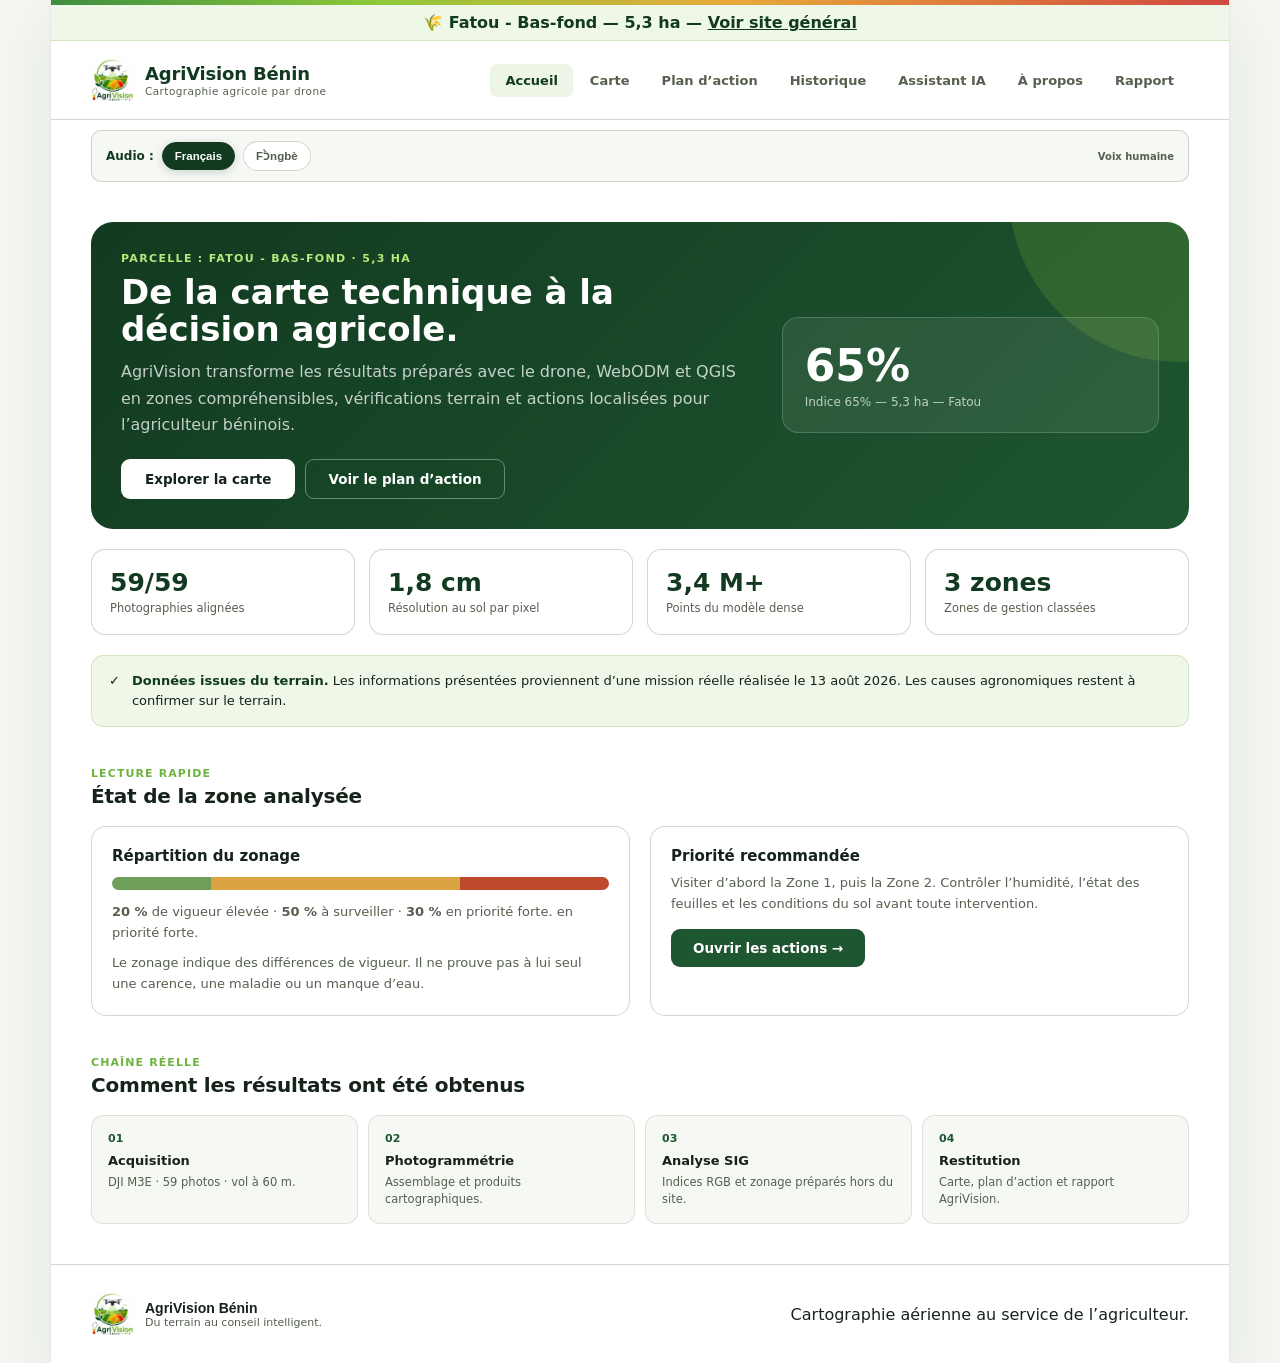
<file: fatou.html>
<!DOCTYPE html>

<html lang="fr"><head><meta charset="utf-8"/><meta content="width=device-width,initial-scale=1" name="viewport"/><title>AgriVision — Fatou</title><link href="css/style.css" rel="stylesheet"/><link href="css/finale.css" rel="stylesheet"/><link href="manifest.json" rel="manifest"/><meta content="#123a20" name="theme-color"/><meta content="AgriVision Bénin transforme les résultats de cartographie drone en recommandations agricoles simples, vocales et localisées." name="description"/><meta content="AgriVision Bénin" name="application-name"/><meta content="yes" name="apple-mobile-web-app-capable"/><meta content="black-translucent" name="apple-mobile-web-app-status-bar-style"/><meta content="AgriVision" name="apple-mobile-web-app-title"/><link href="assets/apple-touch-icon.png" rel="apple-touch-icon"/></head><body><div class="shell"><div class="index-bar"></div><div style="text-align:center;padding:8px;background:#eef7e8;border-bottom:1px solid #cfe5c1;font-weight:700;color:#123a20">🌾 Fatou - Bas-fond — 5,3 ha — <a href="index.html" style="text-decoration:underline">Voir site général</a></div><nav><a class="brand" href="index.html"><div id="logo"><img alt="Logo AgriVision" src="assets/logo.png"/></div><div><div class="brand-name">AgriVision Bénin</div><div class="brand-sub">Cartographie agricole par drone</div></div></a><button aria-expanded="false" aria-label="Ouvrir le menu" class="nav-toggle" type="button">☰</button><div class="tabs"><div class="tab active">Accueil</div><a class="tab" href="resultats.html">Carte</a><a class="tab" href="actions.html">Plan d’action</a><a class="tab" href="historique.html">Historique</a><a class="tab" href="ia.html">Assistant IA</a><a class="tab" href="apropos.html">À propos</a><a class="tab" href="rapport.html">Rapport</a></div></nav><main><section class="hero-final"><div><div class="eyebrow">Parcelle : Fatou - Bas-fond · 5,3 ha</div><h1>De la carte technique à la décision agricole.</h1><p>AgriVision transforme les résultats préparés avec le drone, WebODM et QGIS en zones compréhensibles, vérifications terrain et actions localisées pour l’agriculteur béninois.</p><div style="margin-top:20px;display:flex;gap:10px;flex-wrap:wrap"><a class="btn btn-paper" href="resultats.html">Explorer la carte</a><a class="btn btn-ghost" href="actions.html" style="color:white;border-color:rgba(255,255,255,.35)">Voir le plan d’action</a><button class="btn btn-ghost install-app" hidden="" id="install-app">⬇ Installer AgriVision</button></div></div><div class="hero-metric"><strong>65%</strong><span>Indice 65% — 5,3 ha — Fatou</span></div></section>
<div class="kpi-grid"><div class="kpi"><strong>59/59</strong><span>Photographies alignées</span></div><div class="kpi"><strong>1,8 cm</strong><span>Résolution au sol par pixel</span></div><div class="kpi"><strong>3,4 M+</strong><span>Points du modèle dense</span></div><div class="kpi"><strong>3 zones</strong><span>Zones de gestion classées</span></div></div>
<div class="truth-banner"><span>✓</span><div><strong>Données issues du terrain.</strong> Les informations présentées proviennent d’une mission réelle réalisée le 13 août 2026. Les causes agronomiques restent à confirmer sur le terrain.</div></div>
<div class="section-title"><span class="eyebrow">Lecture rapide</span><h2>État de la zone analysée</h2></div><div class="grid-2"><div class="card"><h3>Répartition du zonage</h3><div class="progress-stack"><span style="width:20%"></span><span style="width:50%"></span><span style="width:30%"></span></div><p><b>20 %</b> de vigueur élevée · <b>50 %</b> à surveiller · <b>30 %</b> en priorité forte.</b> en priorité forte.</p><p class="data-note" style="margin-top:10px">Le zonage indique des différences de vigueur. Il ne prouve pas à lui seul une carence, une maladie ou un manque d’eau.</p></div><div class="card"><h3>Priorité recommandée</h3><p>Visiter d’abord la Zone 1, puis la Zone 2. Contrôler l’humidité, l’état des feuilles et les conditions du sol avant toute intervention.</p><a class="btn btn-primary" href="actions.html" style="display:inline-block;margin-top:15px">Ouvrir les actions →</a></div></div>
<div class="section-title"><span class="eyebrow">Chaîne réelle</span><h2>Comment les résultats ont été obtenus</h2></div><div class="pipeline"><div class="pipe"><b>01</b><strong>Acquisition</strong><p>DJI M3E · 59 photos · vol à 60 m.</p></div><div class="pipe"><b>02</b><strong>Photogrammétrie</strong><p>Assemblage et produits cartographiques.</p></div><div class="pipe"><b>03</b><strong>Analyse SIG</strong><p>Indices RGB et zonage préparés hors du site.</p></div><div class="pipe"><b>04</b><strong>Restitution</strong><p>Carte, plan d’action et rapport AgriVision.</p></div></div></main><footer class="site-footer"><div class="footer-left"><img alt="AgriVision Bénin" src="assets/logo.png" style="width:42px;height:42px;object-fit:contain"/><div><div class="footer-brand-name">AgriVision Bénin</div><div class="footer-tagline">Du terrain au conseil intelligent.</div></div></div><div class="footer-service">Cartographie aérienne au service de l’agriculteur.</div></footer></div><script src="js/audio-control.js"></script><script src="js/fon-audio.js"></script><script src="js/mobile-nav.js"></script><script src="js/data.js"></script><script src="js/farmer.js"></script><script src="js/dashboard-dynamic.js"></script><script src="js/offline.js"></script><script src="js/install.js"></script></body></html>
</file>
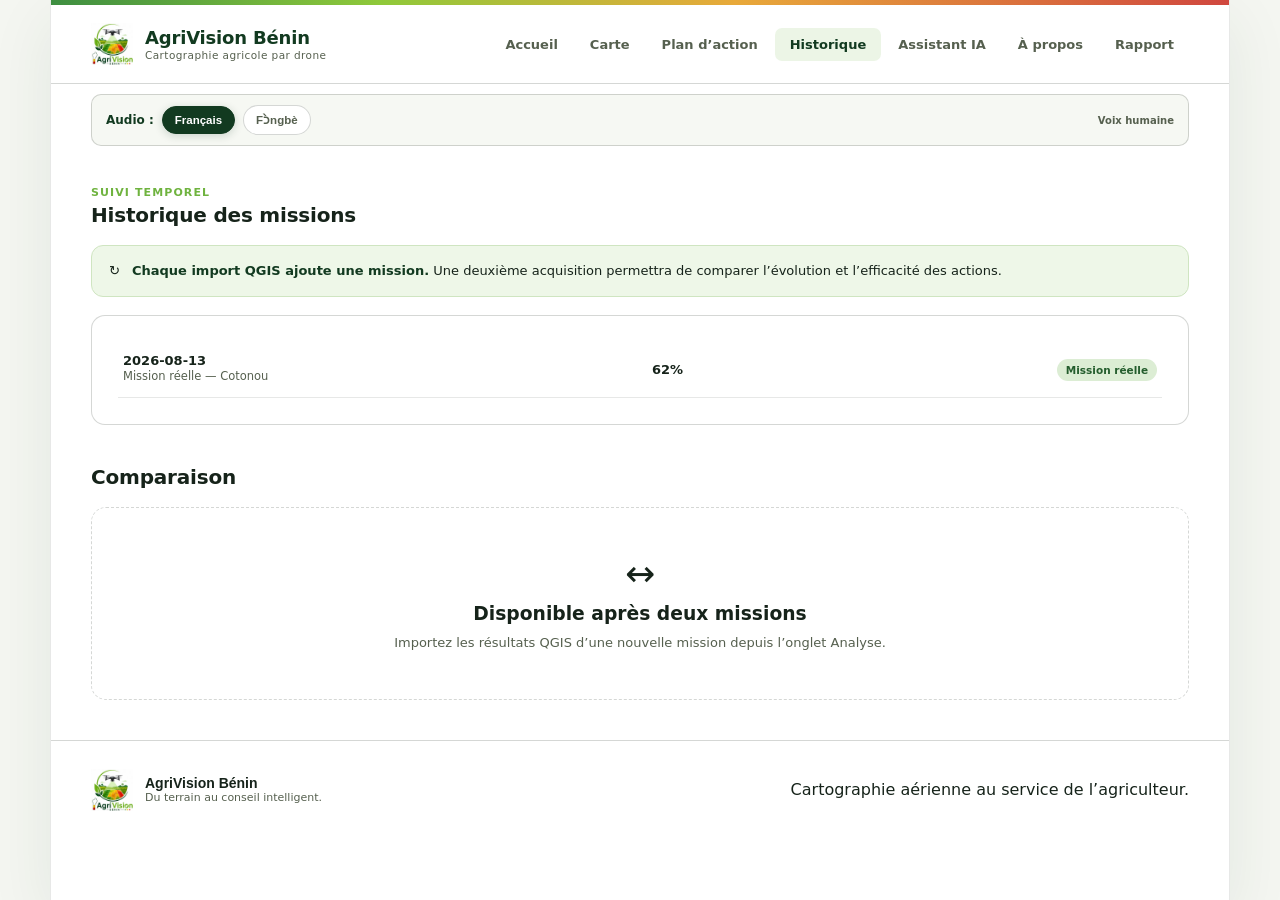
<file: historique.html>
<!DOCTYPE html>

<html lang="fr"><head><meta charset="utf-8"/><meta content="width=device-width,initial-scale=1" name="viewport"/><title>AgriVision — Historique</title><link href="css/style.css" rel="stylesheet"/><link href="css/finale.css" rel="stylesheet"/><link href="manifest.json" rel="manifest"/><meta content="#123a20" name="theme-color"/><meta content="AgriVision Bénin transforme les résultats de cartographie drone en recommandations agricoles simples, vocales et localisées." name="description"/><meta content="AgriVision Bénin" name="application-name"/><meta content="yes" name="apple-mobile-web-app-capable"/><meta content="black-translucent" name="apple-mobile-web-app-status-bar-style"/><meta content="AgriVision" name="apple-mobile-web-app-title"/><link href="assets/apple-touch-icon.png" rel="apple-touch-icon"/></head><body><div class="shell"><div class="index-bar"></div><nav><a class="brand" href="index.html"><div id="logo"><img src="assets/logo.png"/></div><div><div class="brand-name">AgriVision Bénin</div><div class="brand-sub">Cartographie agricole par drone</div></div></a><button aria-expanded="false" aria-label="Ouvrir le menu" class="nav-toggle" type="button">☰</button><div class="tabs"><a class="tab" href="index.html">Accueil</a><a class="tab" href="resultats.html">Carte</a><a class="tab" href="actions.html">Plan d’action</a><div class="tab active">Historique</div><a class="tab" href="ia.html">Assistant IA</a><a class="tab" href="apropos.html">À propos</a><a class="tab" href="rapport.html">Rapport</a></div></nav><main><div class="section-title"><span class="eyebrow">Suivi temporel</span><h2>Historique des missions</h2></div><div class="truth-banner"><span>↻</span><div><strong>Chaque import QGIS ajoute une mission.</strong> Une deuxième acquisition permettra de comparer l’évolution et l’efficacité des actions.</div></div><div class="panel" style="margin-top:18px"><table class="quality-table"><tbody id="history-body"></tbody></table></div><div class="section-title"><h2>Comparaison</h2></div><div class="empty-state" id="compare-state"><div class="icon">↔</div><h3>Disponible après deux missions</h3><p>Importez les résultats QGIS d’une nouvelle mission depuis l’onglet Analyse.</p></div></main><footer class="site-footer"><div class="footer-left"><img alt="AgriVision Bénin" src="assets/logo.png" style="width:42px;height:42px;object-fit:contain"/><div><div class="footer-brand-name">AgriVision Bénin</div><div class="footer-tagline">Du terrain au conseil intelligent.</div></div></div><div class="footer-service">Cartographie aérienne au service de l’agriculteur.</div></footer></div><script src="js/audio-control.js"></script><script src="js/fon-audio.js"></script><script src="js/mobile-nav.js"></script><script src="js/data.js"></script><script src="js/farmer.js"></script><script src="js/history-dynamic.js"></script><script src="js/offline.js"></script></body></html>
</file>
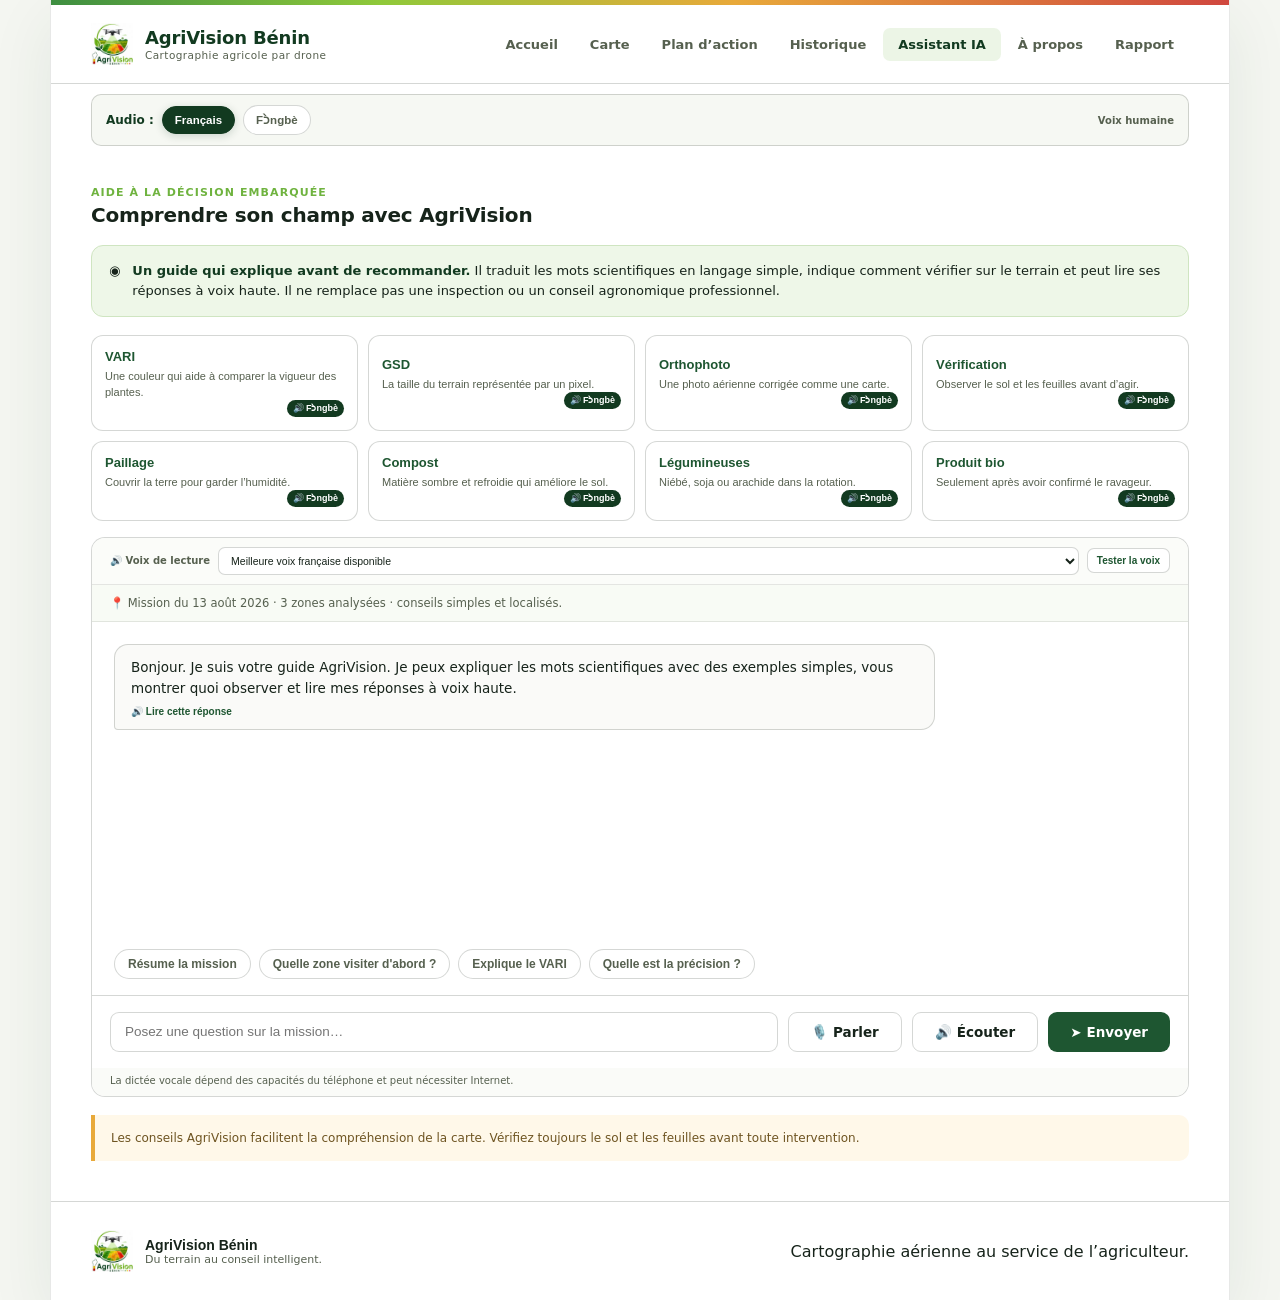
<file: ia.html>
<!DOCTYPE html>

<html lang="fr"><head><meta charset="utf-8"/><meta content="width=device-width,initial-scale=1" name="viewport"/><title>AgriVision — Assistant IA</title><link href="css/style.css" rel="stylesheet"/><link href="css/finale.css" rel="stylesheet"/><link href="manifest.json" rel="manifest"/><meta content="#123a20" name="theme-color"/><meta content="AgriVision Bénin transforme les résultats de cartographie drone en recommandations agricoles simples, vocales et localisées." name="description"/><meta content="AgriVision Bénin" name="application-name"/><meta content="yes" name="apple-mobile-web-app-capable"/><meta content="black-translucent" name="apple-mobile-web-app-status-bar-style"/><meta content="AgriVision" name="apple-mobile-web-app-title"/><link href="assets/apple-touch-icon.png" rel="apple-touch-icon"/></head><body><div class="shell"><div class="index-bar"></div><nav><a class="brand" href="index.html"><div id="logo"><img alt="Logo AgriVision" src="assets/logo.png"/></div><div><div class="brand-name">AgriVision Bénin</div><div class="brand-sub">Cartographie agricole par drone</div></div></a><button aria-expanded="false" aria-label="Ouvrir le menu" class="nav-toggle" type="button">☰</button><div class="tabs"><a class="tab" href="index.html">Accueil</a><a class="tab" href="resultats.html">Carte</a><a class="tab" href="actions.html">Plan d’action</a><a class="tab" href="historique.html">Historique</a><div class="tab active">Assistant IA</div><a class="tab" href="apropos.html">À propos</a><a class="tab" href="rapport.html">Rapport</a></div></nav><main class="assistant-main"><div class="section-title"><span class="eyebrow">Aide à la décision embarquée</span><h2>Comprendre son champ avec AgriVision</h2></div><div class="truth-banner" style="margin-bottom:18px"><span>◉</span><div><strong>Un guide qui explique avant de recommander.</strong> Il traduit les mots scientifiques en langage simple, indique comment vérifier sur le terrain et peut lire ses réponses à voix haute. Il ne remplace pas une inspection ou un conseil agronomique professionnel.</div></div><button aria-expanded="false" class="mobile-section-toggle" id="toggle-glossary" type="button">📘 Comprendre les mots scientifiques</button><div class="simple-glossary"><button class="learn-card" data-question="Explique le VARI avec des mots très simples"><b>VARI</b><span>Une couleur qui aide à comparer la vigueur des plantes.</span></button><button class="learn-card" data-question="Explique le GSD avec un exemple simple"><b>GSD</b><span>La taille du terrain représentée par un pixel.</span></button><button class="learn-card" data-question="Explique une orthophoto simplement"><b>Orthophoto</b><span>Une photo aérienne corrigée comme une carte.</span></button><button class="learn-card" data-question="Explique pourquoi il faut vérifier au sol"><b>Vérification</b><span>Observer le sol et les feuilles avant d’agir.</span></button><button class="learn-card" data-question="Explique le paillage simplement"><b>Paillage</b><span>Couvrir la terre pour garder l’humidité.</span></button><button class="learn-card" data-question="Comment reconnaître un compost bien décomposé ?"><b>Compost</b><span>Matière sombre et refroidie qui améliore le sol.</span></button><button class="learn-card" data-question="Explique les légumineuses et les graminées"><b>Légumineuses</b><span>Niébé, soja ou arachide dans la rotation.</span></button><button class="learn-card" data-question="Quand utiliser un produit biologique ?"><b>Produit bio</b><span>Seulement après avoir confirmé le ravageur.</span></button></div><div class="chat-shell"><button aria-expanded="false" class="assistant-options-toggle" id="toggle-options" type="button">🔊 Options de voix</button><div class="voice-bar"><label for="voice-select">🔊 Voix de lecture</label><select id="voice-select"><option value="">Meilleure voix française disponible</option></select><button id="voice-test" type="button">Tester la voix</button></div><div class="chat-context">📍 Mission du 13 août 2026 · 3 zones analysées · conseils simples et localisés.</div><div class="chat-messages" id="chat-messages"></div><div class="msg-suggestions"><button class="suggestion-chip">Résume la mission</button><button class="suggestion-chip">Quelle zone visiter d'abord ?</button><button class="suggestion-chip">Explique le VARI</button><button class="suggestion-chip">Quelle est la précision ?</button></div><div class="chat-input-bar"><input autocomplete="off" id="chat-input" placeholder="Posez une question sur la mission…" type="text"/><button class="btn btn-ghost" id="btn-mic" title="Parler au lieu d’écrire"><span class="btn-icon">🎙️</span><span class="btn-label">Parler</span></button><button class="btn btn-ghost" id="btn-listen" title="Lire la dernière réponse"><span class="btn-icon">🔊</span><span class="btn-label">Écouter</span></button><button class="btn btn-primary" id="btn-send"><span class="btn-icon">➤</span><span class="btn-label">Envoyer</span></button></div><div class="mic-status" id="mic-status">La dictée vocale dépend des capacités du téléphone et peut nécessiter Internet.</div></div><div class="disclaimer" style="margin-top:18px">Les conseils AgriVision facilitent la compréhension de la carte. Vérifiez toujours le sol et les feuilles avant toute intervention.</div></main><footer class="site-footer"><div class="footer-left"><img alt="AgriVision Bénin" src="assets/logo.png" style="width:42px;height:42px;object-fit:contain"/><div><div class="footer-brand-name">AgriVision Bénin</div><div class="footer-tagline">Du terrain au conseil intelligent.</div></div></div><div class="footer-service">Cartographie aérienne au service de l’agriculteur.</div></footer></div><script src="js/audio-control.js"></script><script src="js/fon-audio.js"></script><script src="js/mobile-nav.js"></script><script src="js/data.js"></script><script src="js/farmer.js"></script><script src="js/assistant-local.js"></script><script src="js/offline.js"></script></body></html>
</file>
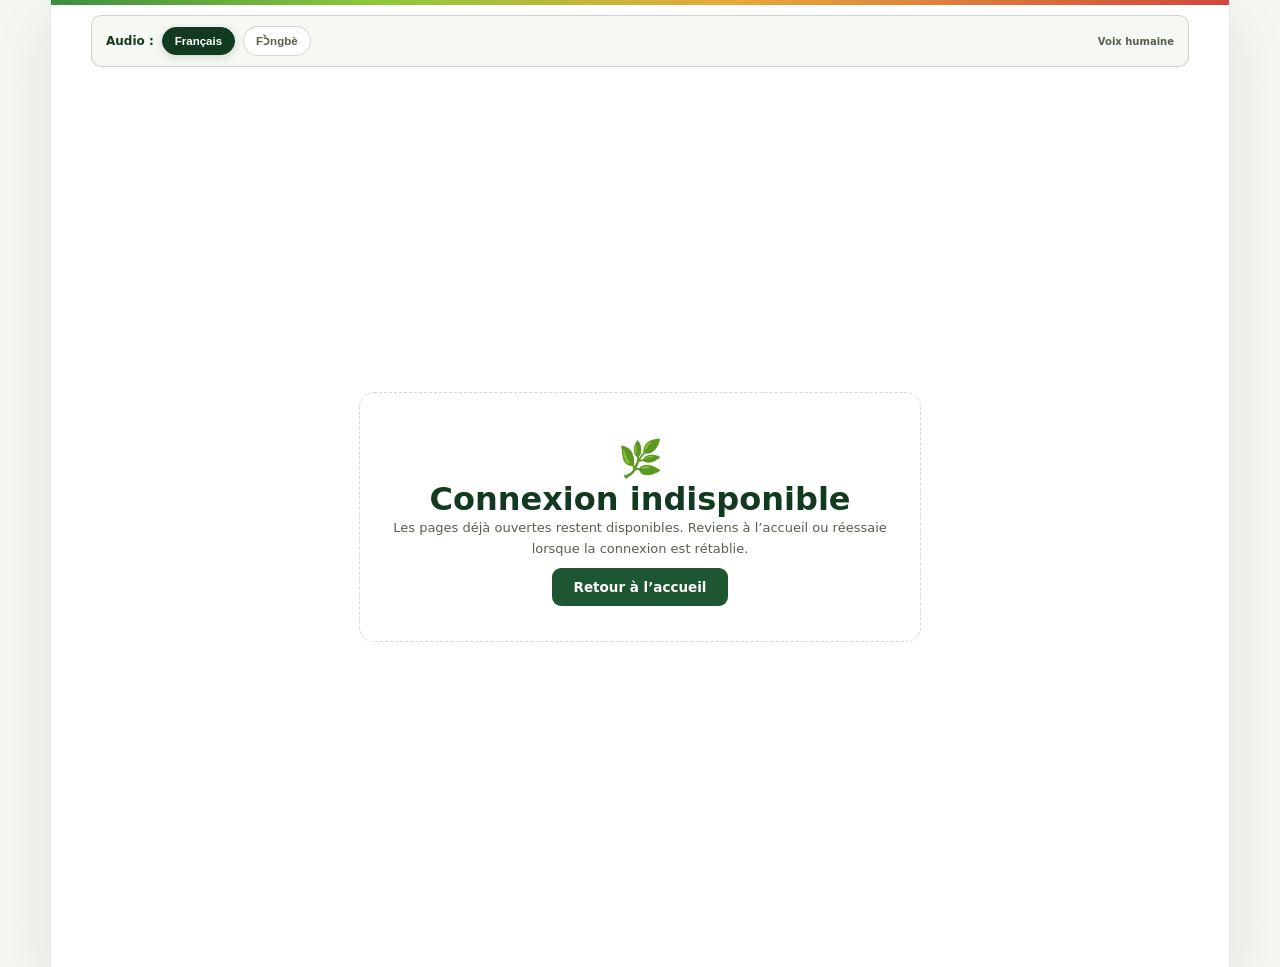
<file: offline.html>
<!DOCTYPE html>

<html lang="fr"><head><meta charset="utf-8"/><meta content="width=device-width,initial-scale=1" name="viewport"/><meta content="#123a20" name="theme-color"/><title>AgriVision — Hors connexion</title><link href="css/style.css" rel="stylesheet"/><link href="css/finale.css" rel="stylesheet"/><meta content="AgriVision Bénin transforme les résultats de cartographie drone en recommandations agricoles simples, vocales et localisées." name="description"/><meta content="AgriVision Bénin" name="application-name"/><meta content="yes" name="apple-mobile-web-app-capable"/><meta content="black-translucent" name="apple-mobile-web-app-status-bar-style"/><meta content="AgriVision" name="apple-mobile-web-app-title"/><link href="assets/apple-touch-icon.png" rel="apple-touch-icon"/></head><body><div class="shell"><div class="index-bar"></div><main style="min-height:100vh;display:grid;place-items:center"><div class="empty-state" style="max-width:620px"><div class="icon">🌿</div><h1 style="color:#123a20">Connexion indisponible</h1><p>Les pages déjà ouvertes restent disponibles. Reviens à l’accueil ou réessaie lorsque la connexion est rétablie.</p><div style="margin-top:18px"><a class="btn btn-primary" href="index.html">Retour à l’accueil</a></div></div></main></div><script src="js/audio-control.js"></script><script src="js/fon-audio.js"></script><script src="js/mobile-nav.js"></script></body></html>
</file>
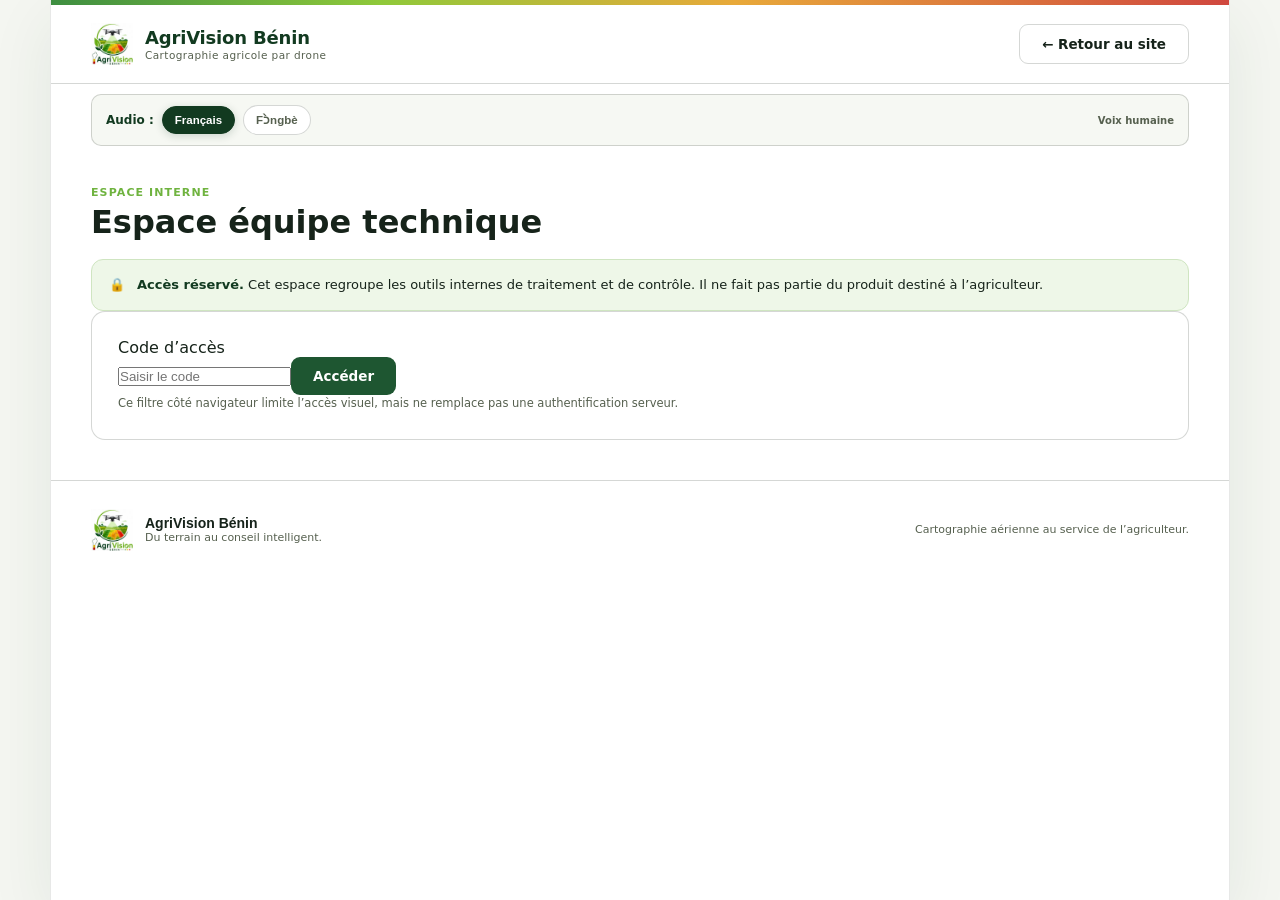
<file: qualite.html>
<!DOCTYPE html>

<html lang="fr"><head><meta charset="utf-8"/><meta content="width=device-width,initial-scale=1" name="viewport"/><title>AgriVision — Espace technicien</title><link href="css/style.css" rel="stylesheet"/><link href="css/finale.css" rel="stylesheet"/><link href="manifest.json" rel="manifest"/><meta content="#123a20" name="theme-color"/><meta content="AgriVision Bénin transforme les résultats de cartographie drone en recommandations agricoles simples, vocales et localisées." name="description"/><meta content="AgriVision Bénin" name="application-name"/><meta content="yes" name="apple-mobile-web-app-capable"/><meta content="black-translucent" name="apple-mobile-web-app-status-bar-style"/><meta content="AgriVision" name="apple-mobile-web-app-title"/><link href="assets/apple-touch-icon.png" rel="apple-touch-icon"/><script src="js/tech-guard.js"></script><meta content="noindex,nofollow" name="robots"/></head><body><div class="shell"><div class="index-bar"></div><nav><a class="brand" href="index.html"><div id="logo"><img alt="Logo AgriVision" src="assets/logo.png"/></div><div><div class="brand-name">AgriVision Bénin</div><div class="brand-sub">Espace équipe technique</div></div></a><button aria-expanded="false" aria-label="Ouvrir le menu" class="nav-toggle" type="button">☰</button><div class="tabs"><a class="tab" href="analyse.html">Import de mission</a><a class="tab" href="qualite.html">Qualité</a><a class="tab" href="index.html">Retour au site</a></div></nav><main><div class="disclaimer tech-reserved">🔒 <b>Espace réservé à l’équipe technique.</b> Ces outils servent au traitement QGIS et au contrôle de mission. Ils ne font pas partie du produit destiné à l’agriculteur.</div><div class="section-title"><span class="eyebrow">Preuve technique</span><h2>Espace technicien — Qualité de mission</h2></div><div class="grid-2"><div class="card"><div class="quality-score"><div class="quality-ring"><strong>100%</strong></div><div><h3>Alignement réussi</h3><p>Les 59 photographies rapportées ont été assemblées.</p><span class="badge-ok" style="margin-top:8px">Reconstruction réussie</span></div></div><table class="quality-table" style="margin-top:18px"><tr><td>Photos acquises</td><td>59</td></tr><tr><td>Photos alignées</td><td>59</td></tr><tr><td>Points alignés</td><td>77 601</td></tr><tr><td>Nuage dense</td><td>3,4 millions+</td></tr><tr><td>Résolution au sol</td><td>1,80 cm/pixel</td></tr><tr><td>Traitement</td><td>1 h 26 min</td></tr></table></div><div class="card"><h3>Précision et limites</h3><table class="quality-table"><tr><td>Caméra</td><td>DJI M3E</td></tr><tr><td>Image</td><td>5280 × 3956 px</td></tr><tr><td>Positionnement</td><td>GPS embarqué</td></tr><tr><td>GCP</td><td>Non utilisés</td></tr><tr><td>Erreur rapportée</td><td>≈ 0,35 m*</td></tr></table><div class="disclaimer" style="margin-top:16px">*La nature exacte de cet indicateur doit être confirmée dans le rapport source. Le GSD de 1,8 cm décrit la finesse de l’image, pas la précision absolue.</div><p class="data-note" style="margin-top:12px">Usage adapté : observation, zonage et suivi agronomique. Usage déconseillé : cadastre ou topographie centimétrique.</p></div></div><div class="section-title"><h2>Contrôle de conformité</h2></div><div class="grid-3"><div class="card"><span class="badge-ok">Conforme</span><h3 style="margin-top:10px">Acquisition</h3><p>Caméra M3E, vol automatique documenté et totalité des images alignée.</p></div><div class="card"><span class="badge-ok">Très détaillé</span><h3 style="margin-top:10px">Résolution</h3><p>Le GSD rapporté de 1,8 cm/pixel permet une observation fine.</p></div><div class="card"><span class="badge-warn">Réserve</span><h3 style="margin-top:10px">Géoréférencement</h3><p>Sans GCP, ne pas présenter le résultat comme une mesure centimétrique absolue.</p></div></div></main><footer class="site-footer"><div class="footer-left"><img alt="AgriVision Bénin" src="assets/logo.png" style="width:42px;height:42px;object-fit:contain"/><div><div class="footer-brand-name">AgriVision Bénin</div><div class="footer-tagline">Du terrain au conseil intelligent.</div></div></div><div class="footer-service">Cartographie aérienne au service de l’agriculteur.</div><a class="footer-tech-link" href="index.html">← Retour au site</a></footer></div><script src="js/audio-control.js"></script><script src="js/fon-audio.js"></script><script src="js/mobile-nav.js"></script><script src="js/data.js"></script><script src="js/farmer.js"></script><script src="js/quality-dynamic.js"></script><script src="js/offline.js"></script></body></html>
</file>
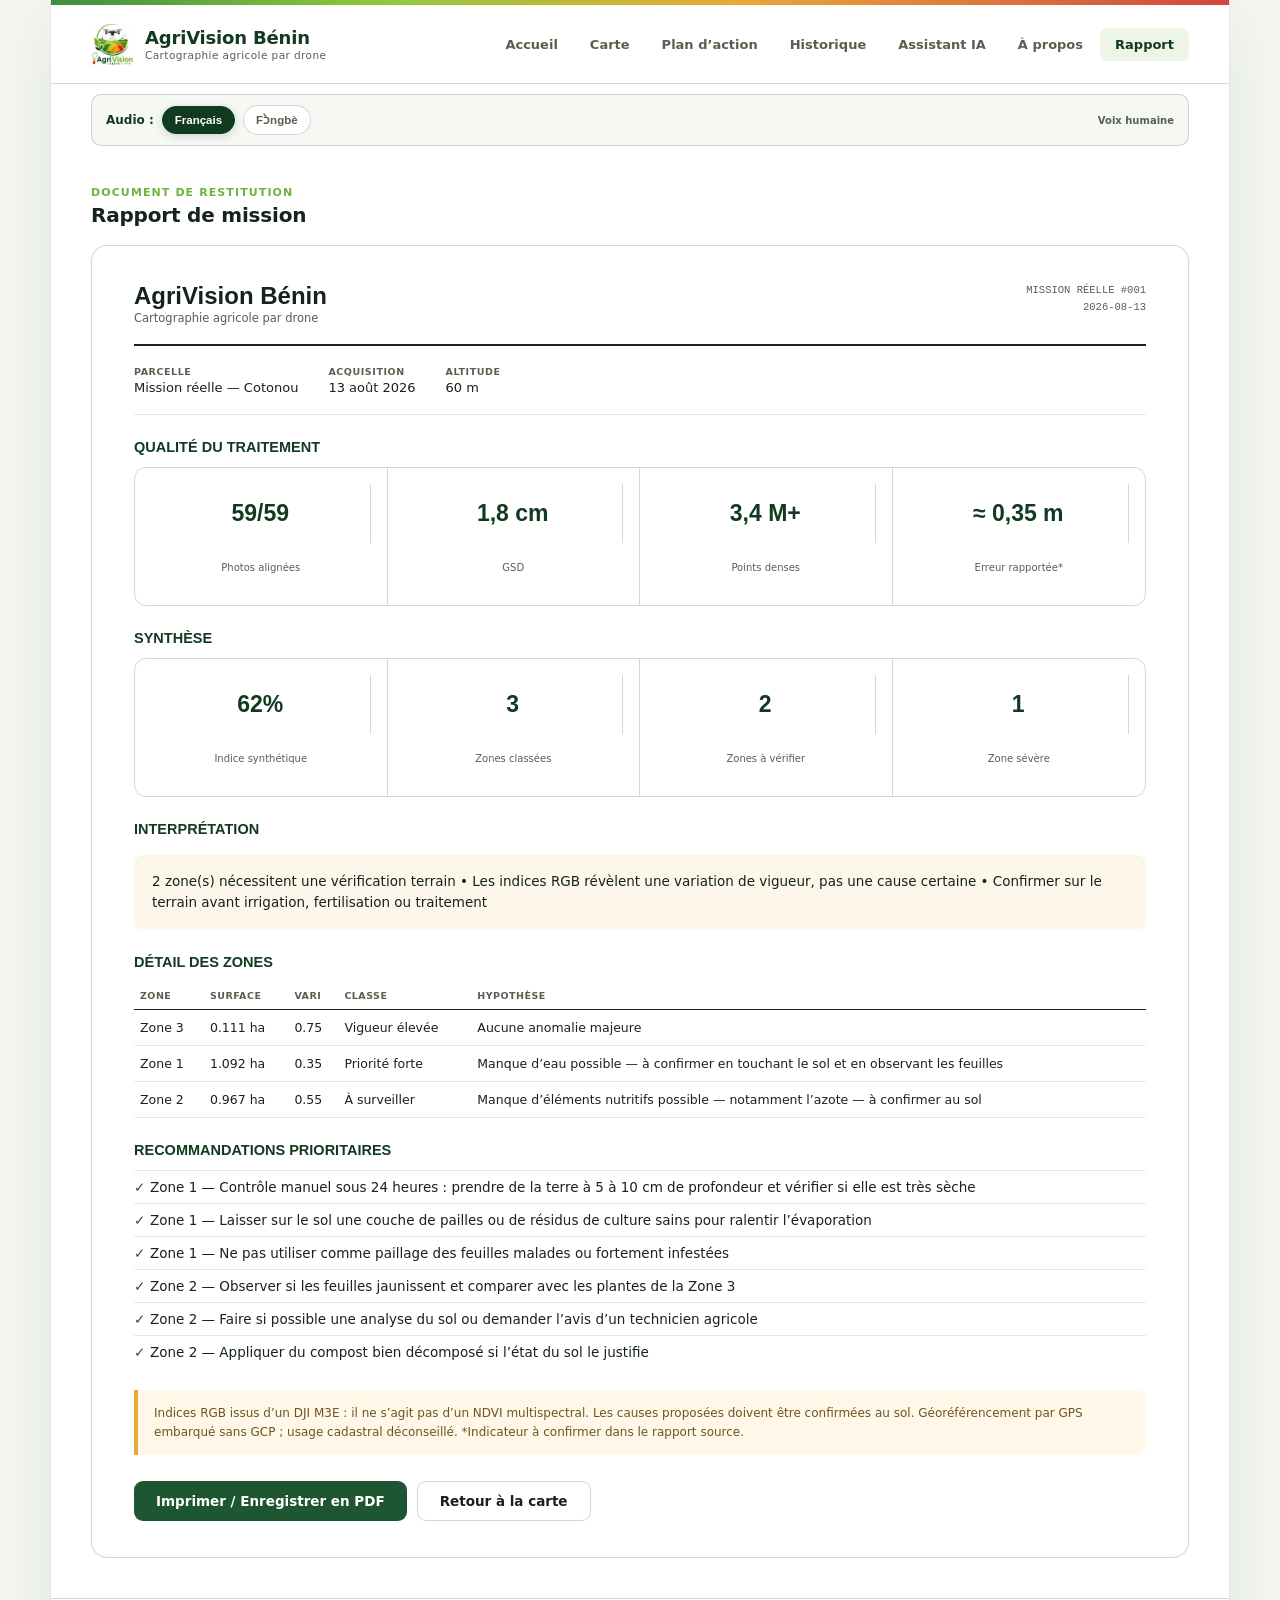
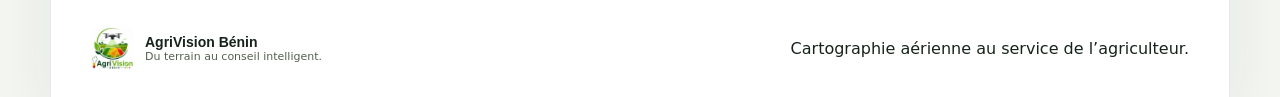
<file: rapport.html>
<!DOCTYPE html>

<html lang="fr"><head><meta charset="utf-8"/><meta content="width=device-width,initial-scale=1" name="viewport"/><title>AgriVision — Rapport</title><link href="css/style.css" rel="stylesheet"/><link href="css/finale.css" rel="stylesheet"/><link href="manifest.json" rel="manifest"/><meta content="#123a20" name="theme-color"/><meta content="AgriVision Bénin transforme les résultats de cartographie drone en recommandations agricoles simples, vocales et localisées." name="description"/><meta content="AgriVision Bénin" name="application-name"/><meta content="yes" name="apple-mobile-web-app-capable"/><meta content="black-translucent" name="apple-mobile-web-app-status-bar-style"/><meta content="AgriVision" name="apple-mobile-web-app-title"/><link href="assets/apple-touch-icon.png" rel="apple-touch-icon"/></head><body><div class="shell"><div class="index-bar"></div><nav><a class="brand" href="index.html"><div id="logo"><img alt="Logo AgriVision" src="assets/logo.png"/></div><div><div class="brand-name">AgriVision Bénin</div><div class="brand-sub">Cartographie agricole par drone</div></div></a><button aria-expanded="false" aria-label="Ouvrir le menu" class="nav-toggle" type="button">☰</button><div class="tabs"><a class="tab" href="index.html">Accueil</a><a class="tab" href="resultats.html">Carte</a><a class="tab" href="actions.html">Plan d’action</a><a class="tab" href="historique.html">Historique</a><a class="tab" href="ia.html">Assistant IA</a><a class="tab" href="apropos.html">À propos</a><div class="tab active">Rapport</div></div></nav><main><div class="section-title"><span class="eyebrow">Document de restitution</span><h2>Rapport de mission</h2></div><div class="report-doc" id="report-doc"><div class="report-head"><div><h1 id="rep-brand">AgriVision Bénin</h1><p class="data-note">Cartographie agricole par drone</p></div><div class="code">MISSION RÉELLE #001<br/><span id="rep-date">13 AOÛT 2026</span></div></div><div class="report-meta"><div><span>Parcelle</span><span id="rep-parcelle">Mission réelle — Cotonou</span></div><div><span>Acquisition</span><span>13 août 2026</span></div><div><span>Altitude</span><span>60 m</span></div></div><div class="report-h2">QUALITÉ DU TRAITEMENT</div><div class="report-stats"><div><div class="num">59/59</div><div class="lbl">Photos alignées</div></div><div><div class="num">1,8 cm</div><div class="lbl">GSD</div></div><div><div class="num">3,4 M+</div><div class="lbl">Points denses</div></div><div><div class="num">≈ 0,35 m</div><div class="lbl">Erreur rapportée*</div></div></div><div class="report-h2">SYNTHÈSE</div><div class="report-stats"><div><div class="num" id="rep-sante">42%</div><div class="lbl">Indice synthétique</div></div><div><div class="num">3</div><div class="lbl">Zones classées</div></div><div><div class="num">2</div><div class="lbl">Zones à vérifier</div></div><div><div class="num">1</div><div class="lbl">Zone sévère</div></div></div><div class="report-h2">INTERPRÉTATION</div><div class="ai-note"><span id="rep-diagnostic"></span></div><div class="report-h2">DÉTAIL DES ZONES</div><table class="report-table"><thead><tr><th>Zone</th><th>Surface</th><th>VARI</th><th>Classe</th><th>Hypothèse</th></tr></thead><tbody id="rep-zones-body"></tbody></table><div class="report-h2">RECOMMANDATIONS PRIORITAIRES</div><ul class="reco-list" id="rep-recos"></ul><div class="disclaimer" style="margin-top:22px">Indices RGB issus d’un DJI M3E : il ne s’agit pas d’un NDVI multispectral. Les causes proposées doivent être confirmées au sol. Géoréférencement par GPS embarqué sans GCP ; usage cadastral déconseillé. *Indicateur à confirmer dans le rapport source.</div><div class="report-actions" ><button class="btn btn-primary" onclick="window.print()">Imprimer / Enregistrer en PDF</button><a class="btn btn-ghost" href="resultats.html">Retour à la carte</a></div></div></main><footer class="site-footer"><div class="footer-left"><img alt="AgriVision Bénin" src="assets/logo.png" style="width:42px;height:42px;object-fit:contain"/><div><div class="footer-brand-name">AgriVision Bénin</div><div class="footer-tagline">Du terrain au conseil intelligent.</div></div></div><div class="footer-service">Cartographie aérienne au service de l’agriculteur.</div></footer></div><script src="js/audio-control.js"></script><script src="js/fon-audio.js"></script><script src="js/mobile-nav.js"></script><script src="js/data.js"></script><script src="js/farmer.js"></script><script src="js/rapport.js"></script><script src="js/offline.js"></script></body></html>
</file>
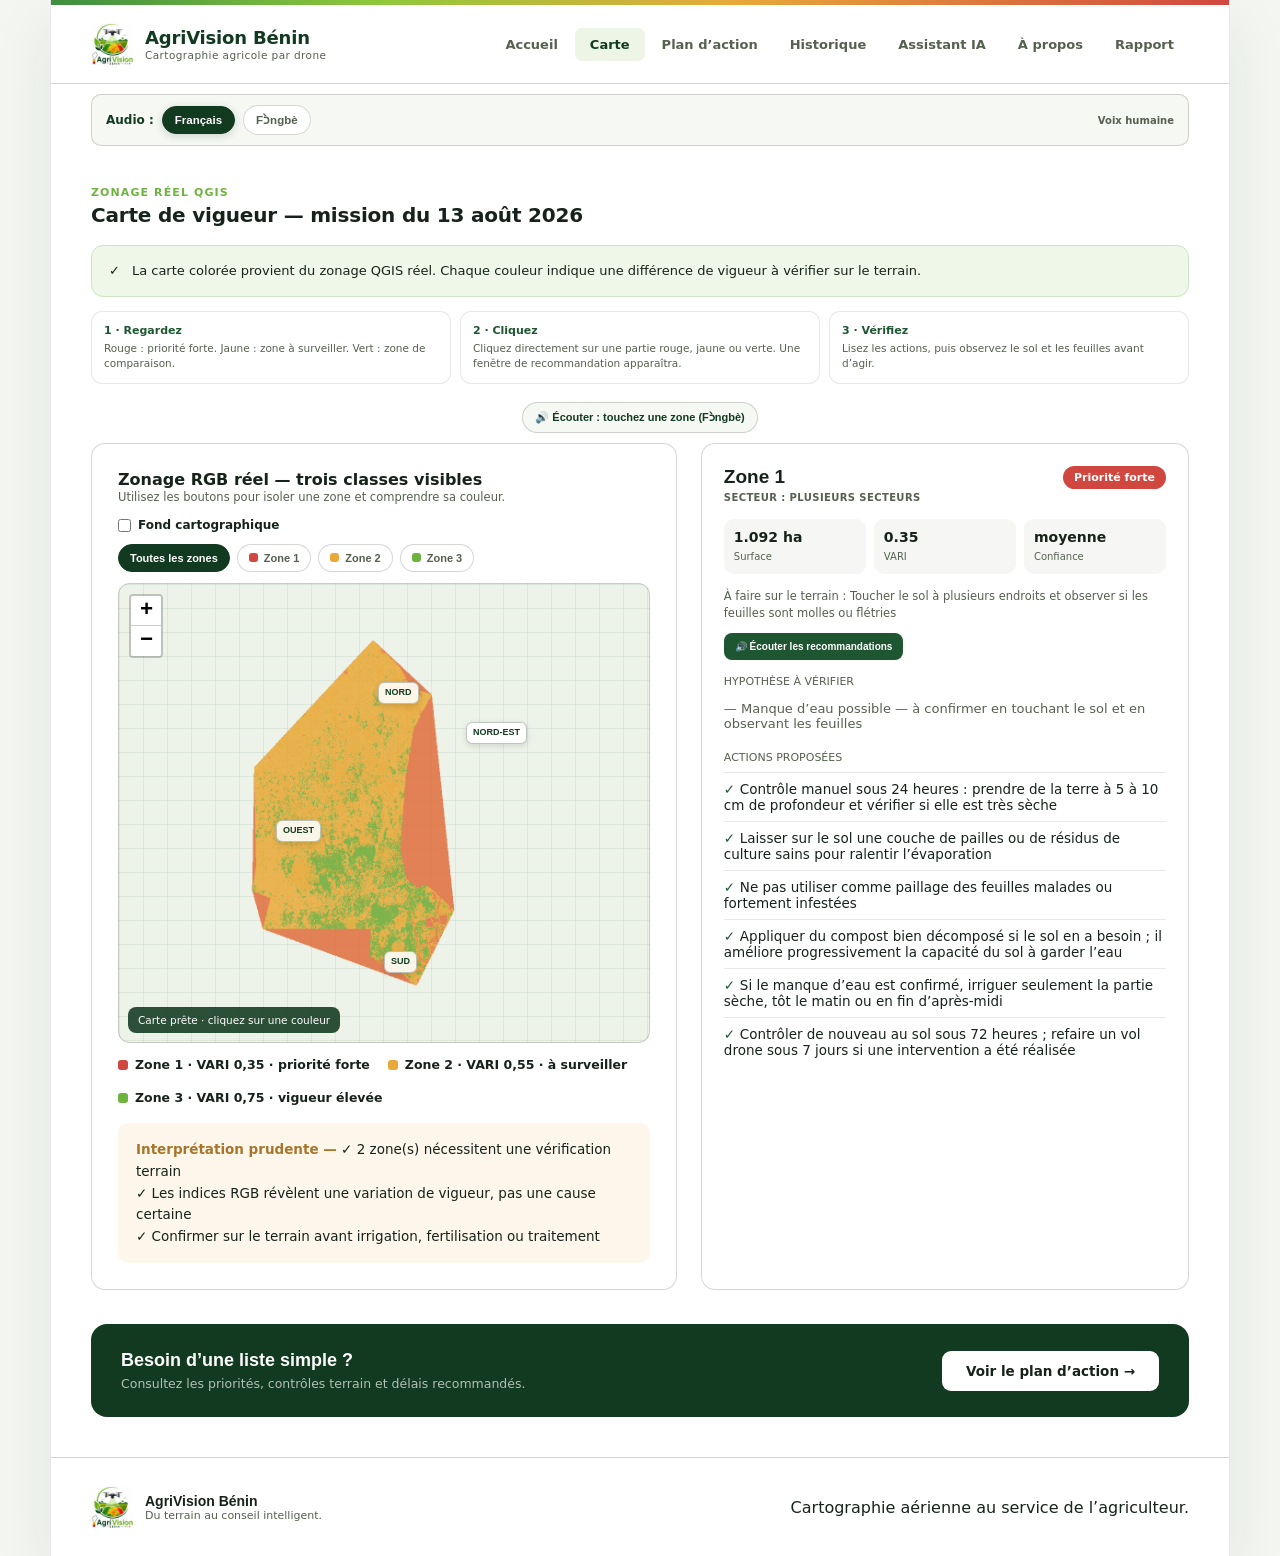
<file: resultats.html>
<!DOCTYPE html>

<html lang="fr"><head><meta charset="utf-8"/><meta content="width=device-width,initial-scale=1" name="viewport"/><title>AgriVision — Carte</title><link href="css/style.css" rel="stylesheet"/><link href="css/finale.css" rel="stylesheet"/><link href="vendor/leaflet/leaflet.css" rel="stylesheet"/><link href="manifest.json" rel="manifest"/><meta content="#123a20" name="theme-color"/><meta content="AgriVision Bénin transforme les résultats de cartographie drone en recommandations agricoles simples, vocales et localisées." name="description"/><meta content="AgriVision Bénin" name="application-name"/><meta content="yes" name="apple-mobile-web-app-capable"/><meta content="black-translucent" name="apple-mobile-web-app-status-bar-style"/><meta content="AgriVision" name="apple-mobile-web-app-title"/><link href="assets/apple-touch-icon.png" rel="apple-touch-icon"/></head><body><div class="shell"><div class="index-bar"></div><nav><a class="brand" href="index.html"><div id="logo"><img alt="Logo AgriVision" src="assets/logo.png"/></div><div><div class="brand-name">AgriVision Bénin</div><div class="brand-sub">Cartographie agricole par drone</div></div></a><button aria-expanded="false" aria-label="Ouvrir le menu" class="nav-toggle" type="button">☰</button><div class="tabs"><a class="tab" href="index.html">Accueil</a><div class="tab active">Carte</div><a class="tab" href="actions.html">Plan d’action</a><a class="tab" href="historique.html">Historique</a><a class="tab" href="ia.html">Assistant IA</a><a class="tab" href="apropos.html">À propos</a><a class="tab" href="rapport.html">Rapport</a></div></nav><main><div class="section-title"><span class="eyebrow">Zonage réel QGIS</span><h2>Carte de vigueur — mission du 13 août 2026</h2></div><div class="truth-banner" style="margin-bottom:14px"><span>✓</span><div>La carte colorée provient du zonage QGIS réel. Chaque couleur indique une différence de vigueur à vérifier sur le terrain.</div></div><div class="reading-steps"><div><b>1 · Regardez</b><span>Rouge : priorité forte. Jaune : zone à surveiller. Vert : zone de comparaison.</span></div><div><b>2 · Cliquez</b><span>Cliquez directement sur une partie rouge, jaune ou verte. Une fenêtre de recommandation apparaîtra.</span></div><div><b>3 · Vérifiez</b><span>Lisez les actions, puis observez le sol et les feuilles avant d’agir.</span></div></div><div class="result-grid"><div class="panel"><div class="map-toolbar"><div><b>Zonage RGB réel — trois classes visibles</b><div class="data-note">Utilisez les boutons pour isoler une zone et comprendre sa couleur.</div></div><label class="switch"><input id="basemap-toggle" type="checkbox"/> Fond cartographique</label></div><div class="zone-filter-bar"><button class="zone-filter active" data-zone="Toutes">Toutes les zones</button><button class="zone-filter" data-zone="Zone 1"><i style="background:#D0473F"></i>Zone 1</button><button class="zone-filter" data-zone="Zone 2"><i style="background:#E8A93A"></i>Zone 2</button><button class="zone-filter" data-zone="Zone 3"><i style="background:#6FB33F"></i>Zone 3</button></div><div class="map-shell"><div id="map"></div><div class="map-offline-label">Fond local · disponible hors connexion</div></div><div class="legend"><div class="legend-item"><i class="legend-dot" style="background:#D0473F"></i>Zone 1 · VARI 0,35 · priorité forte</div><div class="legend-item"><i class="legend-dot" style="background:#E8A93A"></i>Zone 2 · VARI 0,55 · à surveiller</div><div class="legend-item"><i class="legend-dot" style="background:#6FB33F"></i>Zone 3 · VARI 0,75 · vigueur élevée</div></div><div class="ai-note"><b>Interprétation prudente —</b> <span id="ai-diagnostic"></span></div></div><aside class="zone-detail"><p class="zone-empty" id="zone-empty">Sélectionnez une zone sur la carte.</p><div id="zone-content" style="display:none"><div class="zone-detail-head"><div><div class="zone-title" id="zone-title"></div><div class="zone-sector" id="zone-sector">Secteur : —</div></div><span class="risk-badge" id="zone-risk"></span></div><div class="zone-stats"><div><b id="zone-surface">—</b><span>Surface</span></div><div><b id="zone-vari">—</b><span>VARI</span></div><div><b id="zone-confidence">—</b><span>Confiance</span></div></div><div class="data-note" id="zone-check"></div><button class="zone-listen-btn" id="zone-listen" type="button">🔊 Écouter les recommandations</button><div id="zone-causes-title" style="margin-top:15px;font-size:11px;text-transform:uppercase;color:var(--ink-soft)">Hypothèse à vérifier</div><ul class="cause-list" id="zone-causes"></ul><div style="margin-top:15px;font-size:11px;text-transform:uppercase;color:var(--ink-soft)">Actions proposées</div><ul class="reco-list"></ul></div></aside></div><div class="report-cta"><div><h3>Besoin d’une liste simple ?</h3><p>Consultez les priorités, contrôles terrain et délais recommandés.</p></div><a class="btn-paper" href="actions.html">Voir le plan d’action →</a></div></main><footer class="site-footer"><div class="footer-left"><img alt="AgriVision Bénin" src="assets/logo.png" style="width:42px;height:42px;object-fit:contain"/><div><div class="footer-brand-name">AgriVision Bénin</div><div class="footer-tagline">Du terrain au conseil intelligent.</div></div></div><div class="footer-service">Cartographie aérienne au service de l’agriculteur.</div></footer></div><script src="js/audio-control.js"></script><script src="js/fon-audio.js"></script><script src="js/mobile-nav.js"></script><script src="vendor/leaflet/leaflet.js"></script><script src="js/data.js"></script><script src="js/farmer.js"></script><script src="js/carte.js"></script><script src="js/offline.js"></script></body></html>
</file>
<file: css/style.css>
/* ============================================================
   AGRIVISION BÉNIN — style.css v2
   Identité fondée sur le logo et l'indice de vigueur végétale
   (le dégradé vert → jaune → rouge que QGIS calcule réellement)
   ============================================================ */

:root{
  --ink: #16231A;
  --ink-soft: #56604F;
  --paper: #FAFAF8;
  --paper-raised: #FFFFFF;
  --forest: #1E5631;
  --forest-deep: #123A20;
  --leaf: #6FB33F;
  --amber: #E8A93A;
  --clay-red: #D0473F;
  --line: rgba(22,35,26,0.10);
  --line-strong: rgba(22,35,26,0.18);

  --index-gradient: linear-gradient(90deg, #3E8E41 0%, #8FC93A 28%, #E8A93A 58%, #D0473F 100%);
}

*{ box-sizing:border-box; margin:0; padding:0; }

body{
  background: var(--paper);
  color: var(--ink);
  font-family:'Inter', sans-serif;
  min-height: 100vh;
  -webkit-font-smoothing: antialiased;
}

.mono{ font-family:'JetBrains Mono', monospace; letter-spacing:0.01em; }
.display{ font-family:'Sora', sans-serif; }
a{ color: inherit; text-decoration: none; }

.shell{
  max-width: 1180px;
  margin: 0 auto;
  background: var(--paper-raised);
  position: relative;
  border-left: 1px solid var(--line);
  border-right: 1px solid var(--line);
}
.index-bar{ height: 5px; width: 100%; background: var(--index-gradient); }

nav{
  display:flex; align-items:center; justify-content:space-between;
  padding: 18px 40px;
  border-bottom: 1px solid var(--line-strong);
}
.brand{ display:flex; align-items:center; gap:12px; }
#logo{ width:42px; height:42px; display:flex; align-items:center; justify-content:center; overflow:hidden; flex-shrink:0; }
#logo img{ width:100%; height:100%; object-fit:contain; display:block; }
.brand-name{ font-family:'Sora', sans-serif; font-weight:700; font-size:18px; letter-spacing:-0.01em; color: var(--forest-deep); }
.brand-name .accent{ color: var(--leaf); }
.brand-sub{ font-size:10.5px; color:var(--ink-soft); letter-spacing:0.04em; margin-top:1px; }

.tabs{ display:flex; gap:2px; align-items:center; }
.tab{ font-family:'Sora', sans-serif; font-size:13px; font-weight:600; padding:9px 15px; color:var(--ink-soft); border-radius: 7px; cursor:pointer; transition: color .15s, background-color .15s; }
.tab.active{ color: var(--forest-deep); background: rgba(111,179,63,0.13); }
.tab:hover{ color: var(--forest-deep); background: rgba(111,179,63,0.08); }

main{ padding: 40px; }

.section-title{ margin: 40px 0 18px; }
.section-title:first-child{ margin-top:0; }
.section-title h2{ font-family:'Sora', sans-serif; font-size:20px; font-weight:700; letter-spacing:-0.01em; }
.section-title .eyebrow{ font-size:11px; font-weight:700; color: var(--leaf); text-transform:uppercase; letter-spacing:0.1em; margin-bottom:4px; display:block; }

.panel{ background: var(--paper-raised); border: 1px solid var(--line-strong); border-radius: 14px; padding: 26px; }

.stat-row{ display:flex; gap:30px; flex-wrap:wrap; }
.stat-num{ font-family:'Sora', sans-serif; font-size:30px; font-weight:700; color: var(--forest-deep); letter-spacing:-0.01em; }
.stat-label{ font-size:12px; color:var(--ink-soft); margin-top:3px; }

.gauge-card{ background: var(--paper-raised); border:1px solid var(--line-strong); border-radius:14px; padding: 22px 24px; }
.gauge-label{ font-size:11.5px; color:var(--ink-soft); margin-bottom:12px; font-weight:600; }
.gauge-track{ height:10px; background: rgba(22,35,26,0.08); border-radius:6px; overflow:hidden; }
.gauge-fill{ height:100%; background: var(--index-gradient); border-radius:6px; }
.gauge-num{ font-family:'Sora', sans-serif; font-size:32px; font-weight:700; margin-top:14px; }
.gauge-tag{ display:inline-block; font-size:11.5px; font-weight:700; padding:4px 11px; border-radius:20px; background: var(--forest); color:#fff; margin-top:8px; }

.btn{ font-family:'Sora',sans-serif; font-weight:700; font-size:13.5px; padding: 11px 22px; border:none; cursor:pointer; border-radius: 9px; }
.btn-primary{ background: var(--forest); color:#fff; }
.btn-primary:hover{ background: var(--forest-deep); }
.btn-ghost{ background:transparent; border:1.5px solid var(--line-strong); color: var(--ink); }
.btn-ghost:hover{ border-color: var(--forest); color: var(--forest-deep); }
.btn-paper{ background: #fff; color: var(--ink); font-weight:700; padding:12px 24px; border:none; cursor:pointer; font-size:13.5px; border-radius:9px; }

.mission-list{ list-style:none; }
.mission-item{ display:flex; justify-content:space-between; align-items:center; padding: 14px 4px; border-top: 1px solid var(--line); font-size: 13.5px; border-radius:8px; }
.mission-item:first-child{ border-top:none; }
.mission-score{ font-family:'JetBrains Mono',monospace; font-weight:700; }
.score-ok{ color: var(--forest); }
.score-warn{ color: var(--amber); }
.score-bad{ color: var(--clay-red); }

.result-grid{ display:grid; grid-template-columns: 1.2fr 1fr; gap: 24px; }
#map{ height: 460px; border: 1px solid var(--line-strong); border-radius: 12px; overflow:hidden; background: var(--paper); }
.legend{ display:flex; gap:18px; margin-top:14px; flex-wrap:wrap; }
.legend-item{ display:flex; align-items:center; gap:7px; font-size:12.5px; font-weight:600; }
.legend-dot{ width:10px; height:10px; border-radius:3px; }

.zone-detail{ background: var(--paper-raised); border: 1px solid var(--line-strong); border-radius:14px; padding:22px; }
.zone-detail-head{ display:flex; justify-content:space-between; align-items:flex-start; margin-bottom:16px; }
.zone-title{ font-family:'Sora', sans-serif; font-size:19px; font-weight:700; }
.risk-badge{ font-size:11px; font-weight:700; padding:5px 11px; border-radius:20px; }
.risk-eleve{ background: var(--clay-red); color:#fff; }
.risk-modere{ background: var(--amber); color: var(--ink); }
.risk-faible{ background: var(--forest); color:#fff; }
.zone-meta{ display:flex; gap:22px; margin-bottom:18px; }
.zone-meta div span:first-child{ display:block; font-size:10.5px; color:var(--ink-soft); font-weight:600; text-transform:uppercase; letter-spacing:0.05em; }
.zone-meta div span:last-child{ font-family:'JetBrains Mono',monospace; font-size:14.5px; margin-top:2px; }
.cause-list, .reco-list{ list-style:none; margin-top:8px; }
.cause-list li{ font-size:13px; padding:5px 0; color:var(--ink-soft); }
.cause-list li::before{ content:"— "; }
.reco-list li{ font-size:13.5px; padding:8px 0; border-top:1px solid var(--line); }
.reco-list li::before{ content:"✓ "; color: var(--forest); font-weight:700; }
.zone-empty{ color:var(--ink-soft); font-size:13.5px; }

.ai-note{ border-radius: 10px; background: rgba(232,169,58,0.10); padding: 16px 18px; font-size: 13.5px; line-height:1.6; margin-top: 18px; }
.ai-note b{ color: #A8752A; }

.chart-wrap{ background: var(--paper-raised); border: 1px solid var(--line-strong); border-radius:14px; padding: 26px; }
table.missions{ width:100%; border-collapse: collapse; margin-top: 18px; font-size: 13px; }
table.missions th{ text-align:left; font-size:10.5px; font-weight:700; text-transform:uppercase; letter-spacing:0.06em; color: var(--ink-soft); border-bottom: 1.5px solid var(--line-strong); padding: 9px 6px; }
table.missions td{ padding: 11px 6px; border-bottom: 1px solid var(--line); }

.report-cta{ display:flex; justify-content:space-between; align-items:center; background: var(--forest-deep); color: #fff; border-radius: 16px; padding: 26px 30px; margin-top:34px; gap: 16px; flex-wrap: wrap; }
.report-cta h3{ font-family:'Sora', sans-serif; font-size:18px; font-weight:700; margin-bottom:5px; }
.report-cta p{ font-size:12.5px; color: rgba(255,255,255,0.68); }

.upload-grid{ display:grid; grid-template-columns: 1.4fr 1fr; gap: 22px; }
.dropzone{ border: 2px dashed var(--line-strong); border-radius: 14px; padding: 40px 20px; text-align:center; background: rgba(111,179,63,0.04); cursor: pointer; transition: background .15s, border-color .15s; }
.dropzone.dragover{ background: rgba(111,179,63,0.1); border-color: var(--leaf); }
.dropzone-icon{ font-size:28px; margin-bottom:10px; }
.dropzone p{ font-size:13.5px; color:var(--ink-soft); margin-bottom:6px; }
.dropzone input[type="file"]{ display:none; }

.galerie{ display:grid; grid-template-columns: repeat(auto-fill, minmax(84px,1fr)); gap: 8px; margin-top: 16px; }
.galerie img{ width:100%; height:70px; object-fit:cover; border-radius:8px; border:1px solid var(--line-strong); }

.field-inputs{ display:flex; flex-direction:column; gap:14px; }
.field-row{ display:flex; flex-direction:column; gap:5px; }
.field-row label{ font-size:11.5px; color:var(--ink-soft); font-weight:600; }
.field-row input, .field-row select{ font-family:'Inter', sans-serif; font-size:13.5px; padding: 10px 12px; border:1.5px solid var(--line-strong); border-radius:9px; background:var(--paper-raised); color: var(--ink); }

.pipeline-note{ border-radius: 10px; background: rgba(30,86,49,0.05); padding: 16px 18px; font-size: 13px; line-height:1.6; margin-top: 20px; }
.pipeline-note b{ color: var(--forest-deep); }

.confirmation-panel{ border: 1px solid var(--line-strong); border-radius: 14px; background: var(--paper); padding: 22px; margin-top: 20px; display: none; }
.confirmation-panel .conf-head{ display:flex; align-items:center; gap:10px; margin-bottom:10px; }
.conf-check{ width:24px; height:24px; border-radius:50%; background: var(--forest); color:#fff; display:flex; align-items:center; justify-content:center; font-size:13px; flex-shrink:0; }
.step-list{ list-style:none; margin-top: 14px; }
.step-list li{ display:flex; gap:10px; padding: 9px 0; font-size: 13px; border-top:1px solid var(--line); color: var(--ink-soft); }
.step-list li:first-child{ border-top:none; }
.step-list li .step-mark{ font-family:'JetBrains Mono',monospace; color: var(--leaf); font-weight:700; }

.chat-shell{ display:flex; flex-direction:column; height: 560px; border:1px solid var(--line-strong); border-radius:14px; overflow:hidden; background: var(--paper-raised); }
.chat-key-bar{ display:flex; gap:8px; align-items:center; padding: 14px 18px; border-bottom: 1px solid var(--line-strong); background: var(--paper); }
.chat-key-bar input{ flex:1; font-family:'JetBrains Mono',monospace; font-size:12px; padding: 8px 12px; border:1.5px solid var(--line-strong); border-radius:8px; background: var(--paper-raised); }
.chat-key-bar .key-status{ font-size:11px; color: var(--ink-soft); white-space:nowrap; font-weight:600; }
.chat-key-bar .key-status.ok{ color: var(--forest); }

.chat-messages{ flex:1; overflow-y:auto; padding: 22px; display:flex; flex-direction:column; gap:14px; }
.msg{ max-width: 78%; padding: 12px 16px; font-size: 13.5px; line-height:1.55; border-radius:14px; }
.msg-user{ align-self:flex-end; background: var(--forest); color:#fff; border-bottom-right-radius:4px; }
.msg-bot{ align-self:flex-start; background: var(--paper); border:1px solid var(--line-strong); border-bottom-left-radius:4px; }
.msg-bot.thinking{ color: var(--ink-soft); font-style: italic; }
.msg-suggestions{ display:flex; flex-wrap:wrap; gap:8px; padding: 0 22px 16px; }
.suggestion-chip{ font-size:12px; font-weight:600; padding: 7px 13px; border-radius:20px; border:1.5px solid var(--line-strong); background: var(--paper-raised); cursor:pointer; color: var(--ink-soft); }
.suggestion-chip:hover{ border-color: var(--leaf); color: var(--forest-deep); }

.chat-input-bar{ display:flex; gap:10px; padding: 16px 18px; border-top:1px solid var(--line-strong); }
.chat-input-bar input{ flex:1; font-family:'Inter',sans-serif; font-size:13.5px; padding: 11px 14px; border:1.5px solid var(--line-strong); border-radius:9px; background: var(--paper-raised); }
.chat-context{ font-size: 11.5px; color: var(--ink-soft); padding: 11px 18px; border-bottom: 1px solid var(--line); background: rgba(111,179,63,0.05); }

.report-doc{ background: var(--paper-raised); border:1px solid var(--line-strong); border-radius:16px; padding: 36px 42px; }
.report-head{ display:flex; justify-content:space-between; align-items:flex-start; border-bottom:2px solid var(--ink); padding-bottom:16px; margin-bottom:20px; }
.report-head h1{ font-family:'Sora',sans-serif; font-size:24px; font-weight:700; }
.report-head .code{ font-family:'JetBrains Mono',monospace; font-size:10.5px; color:var(--ink-soft); text-align:right; line-height:1.6; }
.report-meta{ display:flex; gap:30px; flex-wrap:wrap; margin-bottom:22px; padding-bottom:18px; border-bottom:1px solid var(--line); }
.report-meta div span:first-child{ display:block; font-size:9.5px; font-weight:700; text-transform:uppercase; letter-spacing:0.06em; color:var(--ink-soft); }
.report-meta div span:last-child{ font-size:13px; margin-top:2px; }
.report-h2{ font-family:'Sora',sans-serif; font-size:14.5px; font-weight:700; color: var(--forest-deep); margin:24px 0 12px; }
.report-stats{ display:grid; grid-template-columns:repeat(4,1fr); border:1px solid var(--line-strong); border-radius:12px; overflow:hidden; }
.report-stats div{ padding:16px; text-align:center; border-right:1px solid var(--line-strong); }
.report-stats div:last-child{ border-right:none; }
.report-stats .num{ font-family:'Sora',sans-serif; font-size:23px; font-weight:700; color: var(--forest-deep); }
.report-stats .lbl{ font-size:10px; color:var(--ink-soft); margin-top:3px; }
table.report-table{ width:100%; border-collapse:collapse; font-size:12.5px; margin-top:8px; }
table.report-table th{ text-align:left; font-size:9.5px; font-weight:700; text-transform:uppercase; letter-spacing:0.05em; color:var(--ink-soft); border-bottom:1.5px solid var(--ink); padding:8px 6px; }
table.report-table td{ padding:10px 6px; border-bottom:1px solid var(--line); }
.risk-text-eleve{ color:var(--clay-red); font-weight:700; }
.risk-text-modere{ color:#A8752A; font-weight:700; }
.risk-text-faible{ color:var(--forest); font-weight:700; }
.report-note{ font-size:11px; font-style:italic; color:var(--ink-soft); margin-top:18px; }
.report-actions{ margin-top:26px; display:flex; gap:10px; }

.about-hero{ text-align:center; padding: 20px 0 10px; }
.about-hero h1{ font-family:'Sora',sans-serif; font-size:30px; font-weight:700; letter-spacing:-0.01em; margin-bottom:10px; }
.about-hero p{ font-size:14.5px; color:var(--ink-soft); max-width:560px; margin:0 auto; line-height:1.6; }
.about-grid{ display:grid; grid-template-columns: repeat(4,1fr); gap:16px; margin: 30px 0; }
.about-step{ text-align:center; padding: 20px 12px; background: var(--paper); border-radius:12px; }
.about-step .n{ font-family:'Sora',sans-serif; font-weight:700; font-size:22px; color: var(--leaf); }
.about-step .lbl{ font-size:12px; font-weight:600; margin-top:4px; }
.team-grid{ display:grid; grid-template-columns: repeat(auto-fit, minmax(200px,1fr)); gap:16px; }
.team-card{ background: var(--paper-raised); border:1px solid var(--line-strong); border-radius:14px; padding:20px; text-align:center; }
.team-avatar{ width:56px; height:56px; border-radius:50%; background: var(--index-gradient); margin: 0 auto 12px; }
.team-card .name{ font-family:'Sora',sans-serif; font-weight:700; font-size:14.5px; }
.team-card .role{ font-size:11.5px; color:var(--ink-soft); margin-top:2px; }
.stack-row{ display:flex; flex-wrap:wrap; gap:10px; margin-top:14px; }
.stack-chip{ font-size:12px; font-weight:600; padding:7px 14px; border-radius:20px; background: var(--paper); border:1px solid var(--line-strong); }

footer.site-footer{ border-top: 1px solid var(--line-strong); padding: 28px 40px; display:flex; align-items:center; justify-content:space-between; gap: 20px; flex-wrap:wrap; }
.footer-left{ display:flex; align-items:center; gap:12px; }
.footer-left #logo{ width:30px; height:30px; }
.footer-brand-name{ font-family:'Sora',sans-serif; font-weight:700; font-size:14px; }
.footer-tagline{ font-size:11px; color:var(--ink-soft); }
.footer-links{ display:flex; gap:22px; }
.footer-links a{ font-size:12.5px; font-weight:600; color:var(--ink-soft); margin-right:22px; }
.footer-links a:last-child{ margin-right:0; }
.footer-links a:hover{ color: var(--forest-deep); }
.footer-copy{ font-size:11px; color:var(--ink-soft); }

a, button, .tab, .btn, .btn-paper, .gauge-fill, .cell, .mission-item, table.missions tr, .suggestion-chip, input, select {
  transition: color .18s ease, background-color .18s ease, border-color .18s ease, transform .15s ease, box-shadow .18s ease, opacity .18s ease;
}
.btn-primary:hover, .btn-ghost:hover{ transform: translateY(-1px); }
.btn-primary:active, .btn-ghost:active{ transform: translateY(0); }
.mission-item:hover{ background: rgba(111,179,63,0.06); }
table.missions tbody tr:hover{ background: rgba(111,179,63,0.06); }
.gauge-fill{ transition: width .8s cubic-bezier(.2,.8,.2,1); }
input:focus, select:focus{ outline:none; border-color: var(--leaf); box-shadow: 0 0 0 3px rgba(111,179,63,0.15); }
.suggestion-chip:active{ transform: scale(0.97); }
.team-card, .about-step{ transition: transform .18s ease, box-shadow .18s ease; }
.team-card:hover{ transform: translateY(-2px); box-shadow: 0 8px 20px rgba(22,35,26,0.08); }

@media (prefers-reduced-motion: reduce){ *{ transition: none !important; animation: none !important; } }

@media (max-width: 760px){
  .result-grid, .upload-grid{ grid-template-columns: 1fr; }
  nav{ flex-direction:column; gap:14px; align-items:flex-start; }
}
@media (max-width: 640px){
  .shell{ border-left:none; border-right:none; }
  main{ padding: 18px; }
  nav{ padding: 14px 18px; }
  .tabs{ width:100%; overflow-x:auto; -webkit-overflow-scrolling:touch; gap:2px; padding-bottom:6px; }
  .tab{ flex-shrink:0; font-size:13px; padding:10px 14px; white-space:nowrap; }
  .brand-name{ font-size:16px; }
  .brand-sub{ font-size:9.5px; }
  #logo{ width:36px; height:36px; }

  .stat-row{ display:grid; grid-template-columns: repeat(2, 1fr); gap:16px 12px; }
  .stat-num{ font-size:24px; }
  .btn{ width:100%; text-align:center; padding: 13px 20px; font-size:14px; }
  .report-actions .btn, .report-actions a{ width:100%; }

  .about-grid{ grid-template-columns: repeat(2,1fr); }
  .report-stats{ grid-template-columns: repeat(2,1fr); }
  .report-stats div:nth-child(2n){ border-right:none; }
  .report-stats div{ border-bottom:1px solid var(--line-strong); }
  .report-head{ flex-direction:column; gap:8px; }
  .report-head .code{ text-align:left; }
  table.missions, table.report-table{ display:block; overflow-x:auto; white-space:nowrap; }
  .chat-shell{ height: 65vh; min-height:380px; }
  .chat-key-bar{ flex-direction:column; align-items:stretch; gap:6px; }
  .msg{ max-width:92%; font-size:14px; }
  .chat-input-bar{ flex-direction:column; }
  .chat-input-bar .btn{ width:100%; }
  .suggestion-chip{ font-size:12.5px; padding:8px 14px; }
  .report-actions{ flex-direction:column; }
  footer.site-footer{ flex-direction:column; align-items:flex-start; text-align:left; gap:14px; }
  .zone-meta{ gap:16px; }
  #map{ height: 320px; }
}

@media print{
  nav, footer.site-footer, .report-actions, .section-title{ display:none !important; }
  .shell{ border:none; }
  main{ padding:0; }
}
</file>
<file: css/finale.css>
/* AgriVision — couche finale frontend, autonome et responsive */
body{font-family:system-ui,-apple-system,"Segoe UI",sans-serif;background:#f4f6f1}
.display,.brand-name,.tab,.btn,.section-title h2{font-family:system-ui,-apple-system,"Segoe UI",sans-serif}
.mono,.mission-score,.zone-meta div span:last-child{font-family:ui-monospace,"SFMono-Regular",Consolas,monospace}
.shell{min-height:100vh;box-shadow:0 20px 60px rgba(18,58,32,.08)}
nav{position:sticky;top:0;z-index:1000;background:rgba(255,255,255,.96);backdrop-filter:blur(12px)}
.tabs{overflow-x:auto;scrollbar-width:none}.tabs::-webkit-scrollbar{display:none}.tab{white-space:nowrap}
.hero-final{display:grid;grid-template-columns:1.35fr .8fr;gap:24px;padding:30px;border-radius:22px;background:linear-gradient(135deg,#123a20,#1e5631);color:#fff;overflow:hidden;position:relative}
.hero-final:after{content:"";position:absolute;width:340px;height:340px;border-radius:50%;right:-160px;top:-200px;background:rgba(143,201,58,.18)}
.hero-final .eyebrow{color:#b9e77a;font-size:11px;font-weight:800;letter-spacing:.12em;text-transform:uppercase}
.hero-final h1{font-size:34px;line-height:1.08;margin:9px 0 12px}.hero-final p{color:rgba(255,255,255,.75);line-height:1.65;max-width:650px}
.hero-metric{align-self:center;padding:22px;border:1px solid rgba(255,255,255,.18);border-radius:16px;background:rgba(255,255,255,.08)}
.hero-metric strong{display:block;font-size:44px}.hero-metric span{font-size:12px;color:rgba(255,255,255,.7)}
.kpi-grid{display:grid;grid-template-columns:repeat(4,1fr);gap:14px;margin:20px 0}
.kpi{padding:18px;border:1px solid var(--line-strong);border-radius:14px;background:#fff}.kpi strong{display:block;font-size:25px;color:var(--forest-deep)}.kpi span{font-size:11.5px;color:var(--ink-soft)}
.truth-banner{display:flex;gap:12px;align-items:flex-start;padding:15px 17px;background:#eef7e8;border:1px solid #cfe5c1;border-radius:12px;font-size:13px;line-height:1.55}.truth-banner strong{color:var(--forest-deep)}
.grid-2{display:grid;grid-template-columns:1fr 1fr;gap:20px}.grid-3{display:grid;grid-template-columns:repeat(3,1fr);gap:16px}
.card{border:1px solid var(--line-strong);border-radius:15px;padding:20px;background:#fff}.card h3{font-size:15px;margin-bottom:8px}.card p{font-size:13px;color:var(--ink-soft);line-height:1.6}
.progress-stack{display:flex;height:13px;overflow:hidden;border-radius:20px;background:#eee;margin:12px 0}.progress-stack span:nth-child(1){background:#6e9e5a}.progress-stack span:nth-child(2){background:#d9a441}.progress-stack span:nth-child(3){background:#be4a2e}
.data-note{font-size:11.5px;color:var(--ink-soft);line-height:1.55}
.map-toolbar{display:flex;justify-content:space-between;gap:12px;align-items:center;margin-bottom:12px;flex-wrap:wrap}.switch{display:flex;align-items:center;gap:7px;font-size:12px;font-weight:700}.switch input{accent-color:var(--forest)}
.zone-filter-bar{display:flex;gap:7px;flex-wrap:wrap;margin:0 0 11px}.zone-filter{border:1px solid var(--line-strong);background:#fff;color:var(--ink-soft);padding:7px 11px;border-radius:20px;font-size:11px;font-weight:800;cursor:pointer}.zone-filter i{display:inline-block;width:9px;height:9px;border-radius:3px;margin-right:6px}.zone-filter.active,.zone-filter:hover{background:var(--forest-deep);color:#fff;border-color:var(--forest-deep)}
.reading-steps{display:grid;grid-template-columns:repeat(3,1fr);gap:9px;margin-bottom:18px}.reading-steps div{background:#fff;border:1px solid var(--line);border-radius:11px;padding:12px}.reading-steps b{display:block;font-size:11px;color:var(--forest);margin-bottom:4px}.reading-steps span{font-size:10.5px;color:var(--ink-soft);line-height:1.4;display:block}
.map-shell{position:relative}.map-offline-label{position:absolute;z-index:500;left:10px;bottom:10px;background:rgba(18,58,32,.88);color:#fff;padding:7px 10px;border-radius:8px;font-size:10.5px;pointer-events:none}.zone-sector{font-size:10px;color:var(--ink-soft);font-weight:700;margin-top:4px;text-transform:uppercase;letter-spacing:.04em}.zone-listen-btn,.popup-listen{margin-top:10px;border:0;border-radius:8px;background:var(--forest);color:#fff;padding:8px 11px;font-size:10px;font-weight:800;cursor:pointer}.zone-listen-btn:hover,.popup-listen:hover{background:var(--forest-deep)}.sector-map-label{background:rgba(255,255,255,.88);color:var(--forest-deep);border:1px solid rgba(18,58,32,.28);border-radius:6px;padding:3px 6px;font-size:9px;font-weight:900;white-space:nowrap;box-shadow:0 2px 6px rgba(0,0,0,.12);transform:translate(-50%,-50%)}
#map{background-color:#eef3e9;background-image:linear-gradient(rgba(30,86,49,.08) 1px,transparent 1px),linear-gradient(90deg,rgba(30,86,49,.08) 1px,transparent 1px);background-size:24px 24px}
.zone-stats{display:grid;grid-template-columns:repeat(3,1fr);gap:8px;margin-bottom:14px}.zone-stats div{padding:10px;border-radius:10px;background:#f6f7f4}.zone-stats b{display:block;font-size:14px}.zone-stats span{font-size:10px;color:var(--ink-soft)}
.action-card{border-left:5px solid var(--amber)}.action-card.high{border-left-color:var(--clay-red)}.action-card.low{border-left-color:var(--forest)}
.action-head{display:flex;justify-content:space-between;gap:10px;align-items:start}.priority{font-size:10px;font-weight:800;text-transform:uppercase;padding:5px 9px;border-radius:20px;background:#f5e5bd}.priority.high{background:#f8d7d3;color:#8f2e28}.priority.low{background:#dcedd4;color:#245d2d}
.check-list{list-style:none;margin-top:12px}.check-list li{padding:8px 0;border-top:1px solid var(--line);font-size:13px;line-height:1.45}.check-list li:before{content:"□";color:var(--forest);font-weight:800;margin-right:8px}
.quality-score{display:flex;align-items:center;gap:18px}.quality-ring{width:86px;height:86px;border-radius:50%;display:grid;place-items:center;background:conic-gradient(var(--leaf) 0 100%,#e8ece4 0);position:relative}.quality-ring:after{content:"";position:absolute;inset:9px;border-radius:50%;background:#fff}.quality-ring strong{position:relative;z-index:1;font-size:19px}
.quality-table{width:100%;border-collapse:collapse}.quality-table td{padding:11px 5px;border-bottom:1px solid var(--line);font-size:13px}.quality-table td:last-child{text-align:right;font-weight:750}.badge-ok,.badge-warn{display:inline-block;padding:5px 9px;border-radius:20px;font-size:10.5px;font-weight:800}.badge-ok{background:#dcedd4;color:#245d2d}.badge-warn{background:#f8e9c8;color:#805b19}
.evidence{width:100%;max-height:380px;object-fit:cover;border-radius:14px;border:1px solid var(--line-strong)}
.pipeline{display:grid;grid-template-columns:repeat(4,1fr);gap:10px}.pipe{padding:16px;border-radius:12px;background:#f6f8f3;border:1px solid var(--line)}.pipe b{display:block;color:var(--forest);font-size:11px;margin-bottom:5px}.pipe strong{font-size:13px}.pipe p{font-size:11.5px;color:var(--ink-soft);margin-top:5px;line-height:1.45}
.empty-state{text-align:center;padding:45px 20px;border:1px dashed var(--line-strong);border-radius:15px}.empty-state .icon{font-size:36px}.empty-state h3{margin:9px 0}.empty-state p{font-size:13px;color:var(--ink-soft);max-width:520px;margin:auto;line-height:1.6}
.simple-glossary{display:grid;grid-template-columns:repeat(4,1fr);gap:10px;margin-bottom:16px}.learn-card{background:#fff;border:1px solid var(--line-strong);border-radius:12px;padding:13px;text-align:left;cursor:pointer;color:var(--ink)}.learn-card:hover{border-color:var(--leaf);background:#f4faef}.learn-card b{display:block;color:var(--forest);font-size:13px;margin-bottom:5px}.learn-card span{display:block;color:var(--ink-soft);font-size:11px;line-height:1.4}
.msg-bot{white-space:pre-line}.msg-speak{display:block;margin-top:8px;border:0;background:transparent;color:var(--forest);font-weight:800;font-size:10px;cursor:pointer;padding:0}.voice-bar{display:flex;align-items:center;gap:8px;padding:9px 18px;background:#fbfcf9;border-bottom:1px solid var(--line)}.voice-bar label{font-size:10px;font-weight:800;color:var(--ink-soft)}.voice-bar select{flex:1;min-width:150px;border:1px solid var(--line-strong);border-radius:7px;padding:6px 8px;background:#fff;font-size:10.5px;color:var(--ink)}.voice-bar button{border:1px solid var(--line-strong);background:#fff;border-radius:7px;padding:6px 9px;font-size:10px;font-weight:800;color:var(--forest);cursor:pointer}
.disclaimer{padding:14px 16px;border-left:4px solid var(--amber);background:#fff8e9;font-size:12px;line-height:1.55;color:#6e5421;border-radius:0 10px 10px 0}
.import-layout{display:grid;grid-template-columns:1.45fr .75fr;gap:18px;margin-top:18px}.qgis-drop{border:2px dashed #aac99a;border-radius:14px;padding:28px;text-align:center;background:#f5faF1;cursor:pointer}.qgis-drop.dragover{background:#eaf6e3;border-color:var(--forest)}.qgis-drop b,.qgis-drop span,.qgis-drop em{display:block}.qgis-drop b{font-size:15px}.qgis-drop span{font-size:11px;color:var(--ink-soft);margin:6px}.qgis-drop em{font-size:10px;color:var(--forest);font-style:normal;font-weight:800;margin-top:10px}.import-progress-track{height:7px;background:#e7ebe4;border-radius:10px;overflow:hidden;margin:15px 0}.import-progress-track div{height:100%;width:0;background:linear-gradient(90deg,var(--leaf),var(--amber));transition:width .3s}.import-message{display:none;padding:10px;border-radius:8px;font-size:11px;margin-bottom:12px}.import-message.info{display:block;background:#f3f5f1}.import-message.ok{display:block;background:#e5f3dc;color:#245d2d}.import-message.error{display:block;background:#f9dfdc;color:#8d3029}.import-fields{display:grid;grid-template-columns:1.4fr 1fr 1fr;gap:10px}.import-fields label{font-size:10px;font-weight:800;color:var(--ink-soft)}.import-fields input{display:block;width:100%;margin-top:5px;padding:9px;border:1px solid var(--line-strong);border-radius:8px}.import-actions{display:flex;gap:9px;margin-top:15px;flex-wrap:wrap}.future-vision{background:linear-gradient(145deg,#123a20,#1e5631);border-radius:20px;padding:28px;color:#fff}.future-intro{max-width:780px}.future-badge{font-size:9px;font-weight:900;color:#b8e879;letter-spacing:.12em}.future-intro h3{font-size:24px;margin:10px 0}.future-intro p{font-size:13px;line-height:1.6;color:rgba(255,255,255,.72)}.future-pipeline{margin-top:22px}.future-pipeline .pipe{background:rgba(255,255,255,.09);border-color:rgba(255,255,255,.14)}.future-pipeline .pipe strong{color:#fff}.future-pipeline .pipe p{color:rgba(255,255,255,.68)}.vision-demo{display:flex;justify-content:space-between;gap:20px;margin-top:18px;padding:18px;background:rgba(255,255,255,.08);border-radius:13px}.vision-demo p{font-size:11px;color:rgba(255,255,255,.65);margin-top:4px}.vision-progress{display:flex;gap:7px;flex-wrap:wrap}.vision-progress span{padding:7px 9px;border-radius:15px;background:rgba(255,255,255,.1);font-size:9px}.vision-progress .done{background:#6fb33f;color:#fff}
@media(max-width:900px){nav{align-items:flex-start;gap:12px;flex-direction:column;padding:14px 20px}.tabs{width:100%}main{padding:24px 20px}.hero-final,.grid-2{grid-template-columns:1fr}.kpi-grid{grid-template-columns:repeat(2,1fr)}.grid-3{grid-template-columns:1fr 1fr}.pipeline{grid-template-columns:1fr 1fr}.result-grid{grid-template-columns:1fr}.simple-glossary{grid-template-columns:repeat(2,1fr)}.reading-steps{grid-template-columns:1fr}.import-layout{grid-template-columns:1fr}.vision-demo{flex-direction:column}}
@media(max-width:560px){.hero-final{padding:23px}.hero-final h1{font-size:27px}.kpi-grid,.grid-3,.pipeline,.simple-glossary{grid-template-columns:1fr}.brand-sub{display:none}.tab{padding:8px 10px}.report-doc{padding:22px 16px}#map{height:390px}.chat-input-bar{flex-wrap:wrap}.chat-input-bar input{min-width:100%}.import-fields{grid-template-columns:1fr}.future-vision{padding:20px}}
@media print{nav,.site-footer,.report-actions,.index-bar{display:none!important}.shell{border:none;box-shadow:none}.report-doc{border:none;padding:0}body{background:#fff}}
.mic-status{padding:7px 18px 10px;font-size:10px;color:var(--ink-soft);background:#fafbf8}.recording{background:#d0473f!important;color:#fff!important;border-color:#d0473f!important;animation:micPulse 1s infinite}@keyframes micPulse{50%{opacity:.65}}
.comparison-panel{background:#fff;border:1px solid var(--line-strong);border-radius:15px;padding:22px}.comparison-head{display:flex;justify-content:space-between;gap:12px;align-items:start}.comparison-head h3{margin-top:5px}.trend-badge{padding:7px 11px;border-radius:20px;font-size:10px;font-weight:900}.trend-badge.up{background:#dcedd4;color:#245d2d}.trend-badge.down{background:#f8d7d3;color:#8f2e28}.mission-chart{height:230px;display:flex;align-items:end;justify-content:center;gap:28px;margin:24px 0 15px;border-bottom:1px solid var(--line-strong);padding:0 20px}.chart-column{width:min(120px,28%);text-align:center}.bar-track{height:155px;background:#edf0ea;border-radius:10px 10px 0 0;display:flex;align-items:end;overflow:hidden}.bar-fill{width:100%;background:#9eae91;min-height:4px}.bar-fill.latest{background:linear-gradient(#8fc93a,#1e5631)}.bar-value{font-weight:900;color:var(--forest);font-size:14px;margin-bottom:5px}.bar-date{font-size:10px;font-weight:800;margin-top:6px}.bar-name{font-size:8px;color:var(--ink-soft);white-space:nowrap;overflow:hidden;text-overflow:ellipsis;margin-top:3px}
/* ===== Correctif final navigation mobile ===== */
.nav-toggle,.mobile-section-toggle,.assistant-options-toggle{display:none}
.btn-icon{display:inline-block}.btn-label{display:inline-block;margin-left:5px}
@media(max-width:760px){
 nav{display:flex!important;flex-direction:row!important;flex-wrap:wrap!important;align-items:center!important;justify-content:space-between!important;padding:11px 16px!important;gap:8px!important}
 .brand{min-width:0}.brand-name{font-size:16px}.brand-sub{display:none!important}#logo{width:37px;height:37px}
 .nav-toggle{display:grid!important;place-items:center;width:42px;height:42px;border:1px solid var(--line-strong);border-radius:10px;background:#fff;color:var(--forest-deep);font-size:21px;font-weight:800;cursor:pointer}
 nav .tabs{display:none!important;width:100%!important;grid-template-columns:1fr 1fr;gap:6px;padding:7px 0 3px;overflow:visible!important}
 nav.menu-open .tabs{display:grid!important}
 nav .tab{display:block!important;text-align:center;padding:10px 7px;border:1px solid var(--line);background:#fff;font-size:11px;border-radius:8px}
 .assistant-main{display:flex;flex-direction:column;padding-top:23px}.assistant-main>.section-title{order:1}.assistant-main>.truth-banner{order:2}.assistant-main>.chat-shell{order:3}.assistant-main>#toggle-glossary{order:4}.assistant-main>.simple-glossary{order:5}.assistant-main>.disclaimer{order:6}
 .mobile-section-toggle,.assistant-options-toggle{display:block;width:100%;border:1px solid #b9d7aa;background:#f3f9ef;color:var(--forest-deep);border-radius:10px;padding:11px 13px;font-size:12px;font-weight:800;text-align:left}.assistant-options-toggle{border-radius:0;border-width:0 0 1px}
 .assistant-main>.simple-glossary{display:none!important;margin-top:9px}.assistant-main.glossary-open>.simple-glossary{display:grid!important;grid-template-columns:1fr 1fr}
 .chat-shell{height:600px;max-height:72vh;min-height:500px}.chat-shell .voice-bar{display:none!important}.chat-shell.options-open .voice-bar{display:flex!important;flex-direction:column}.voice-bar select,.voice-bar button{width:100%;min-width:0}
 .chat-context{font-size:10px;line-height:1.4;padding:9px 12px}.chat-messages{padding:13px}.msg{max-width:92%;font-size:12px}.msg-suggestions{display:flex;flex-wrap:nowrap;overflow-x:auto;padding:7px 12px 10px}.suggestion-chip{flex:0 0 auto;font-size:10px}
 .chat-input-bar{display:grid!important;grid-template-columns:minmax(0,1fr) 43px 43px 43px;gap:7px;padding:11px!important}.chat-input-bar input{grid-column:1;min-width:0!important;width:100%}
 #btn-mic{grid-column:2;width:43px!important;padding:0;font-size:17px}#btn-listen{display:block!important;grid-column:3;width:43px!important;padding:0;font-size:17px}#btn-send{grid-column:4;width:43px!important;padding:0;font-size:17px}.chat-input-bar .btn-label{display:none}
}
@media(max-width:390px){nav .tabs{grid-template-columns:1fr}.assistant-main.glossary-open>.simple-glossary{grid-template-columns:1fr}}
</file>
<file: vendor/leaflet/leaflet.css>
/* required styles */

.leaflet-pane,
.leaflet-tile,
.leaflet-marker-icon,
.leaflet-marker-shadow,
.leaflet-tile-container,
.leaflet-pane > svg,
.leaflet-pane > canvas,
.leaflet-zoom-box,
.leaflet-image-layer,
.leaflet-layer {
	position: absolute;
	left: 0;
	top: 0;
	}
.leaflet-container {
	overflow: hidden;
	}
.leaflet-tile,
.leaflet-marker-icon,
.leaflet-marker-shadow {
	-webkit-user-select: none;
	   -moz-user-select: none;
	        user-select: none;
	  -webkit-user-drag: none;
	}
/* Prevents IE11 from highlighting tiles in blue */
.leaflet-tile::selection {
	background: transparent;
}
/* Safari renders non-retina tile on retina better with this, but Chrome is worse */
.leaflet-safari .leaflet-tile {
	image-rendering: -webkit-optimize-contrast;
	}
/* hack that prevents hw layers "stretching" when loading new tiles */
.leaflet-safari .leaflet-tile-container {
	width: 1600px;
	height: 1600px;
	-webkit-transform-origin: 0 0;
	}
.leaflet-marker-icon,
.leaflet-marker-shadow {
	display: block;
	}
/* .leaflet-container svg: reset svg max-width decleration shipped in Joomla! (joomla.org) 3.x */
/* .leaflet-container img: map is broken in FF if you have max-width: 100% on tiles */
.leaflet-container .leaflet-overlay-pane svg {
	max-width: none !important;
	max-height: none !important;
	}
.leaflet-container .leaflet-marker-pane img,
.leaflet-container .leaflet-shadow-pane img,
.leaflet-container .leaflet-tile-pane img,
.leaflet-container img.leaflet-image-layer,
.leaflet-container .leaflet-tile {
	max-width: none !important;
	max-height: none !important;
	width: auto;
	padding: 0;
	}

.leaflet-container img.leaflet-tile {
	/* See: https://bugs.chromium.org/p/chromium/issues/detail?id=600120 */
	mix-blend-mode: plus-lighter;
}

.leaflet-container.leaflet-touch-zoom {
	-ms-touch-action: pan-x pan-y;
	touch-action: pan-x pan-y;
	}
.leaflet-container.leaflet-touch-drag {
	-ms-touch-action: pinch-zoom;
	/* Fallback for FF which doesn't support pinch-zoom */
	touch-action: none;
	touch-action: pinch-zoom;
}
.leaflet-container.leaflet-touch-drag.leaflet-touch-zoom {
	-ms-touch-action: none;
	touch-action: none;
}
.leaflet-container {
	-webkit-tap-highlight-color: transparent;
}
.leaflet-container a {
	-webkit-tap-highlight-color: rgba(51, 181, 229, 0.4);
}
.leaflet-tile {
	filter: inherit;
	visibility: hidden;
	}
.leaflet-tile-loaded {
	visibility: inherit;
	}
.leaflet-zoom-box {
	width: 0;
	height: 0;
	-moz-box-sizing: border-box;
	     box-sizing: border-box;
	z-index: 800;
	}
/* workaround for https://bugzilla.mozilla.org/show_bug.cgi?id=888319 */
.leaflet-overlay-pane svg {
	-moz-user-select: none;
	}

.leaflet-pane         { z-index: 400; }

.leaflet-tile-pane    { z-index: 200; }
.leaflet-overlay-pane { z-index: 400; }
.leaflet-shadow-pane  { z-index: 500; }
.leaflet-marker-pane  { z-index: 600; }
.leaflet-tooltip-pane   { z-index: 650; }
.leaflet-popup-pane   { z-index: 700; }

.leaflet-map-pane canvas { z-index: 100; }
.leaflet-map-pane svg    { z-index: 200; }

.leaflet-vml-shape {
	width: 1px;
	height: 1px;
	}
.lvml {
	behavior: url(#default#VML);
	display: inline-block;
	position: absolute;
	}


/* control positioning */

.leaflet-control {
	position: relative;
	z-index: 800;
	pointer-events: visiblePainted; /* IE 9-10 doesn't have auto */
	pointer-events: auto;
	}
.leaflet-top,
.leaflet-bottom {
	position: absolute;
	z-index: 1000;
	pointer-events: none;
	}
.leaflet-top {
	top: 0;
	}
.leaflet-right {
	right: 0;
	}
.leaflet-bottom {
	bottom: 0;
	}
.leaflet-left {
	left: 0;
	}
.leaflet-control {
	float: left;
	clear: both;
	}
.leaflet-right .leaflet-control {
	float: right;
	}
.leaflet-top .leaflet-control {
	margin-top: 10px;
	}
.leaflet-bottom .leaflet-control {
	margin-bottom: 10px;
	}
.leaflet-left .leaflet-control {
	margin-left: 10px;
	}
.leaflet-right .leaflet-control {
	margin-right: 10px;
	}


/* zoom and fade animations */

.leaflet-fade-anim .leaflet-popup {
	opacity: 0;
	-webkit-transition: opacity 0.2s linear;
	   -moz-transition: opacity 0.2s linear;
	        transition: opacity 0.2s linear;
	}
.leaflet-fade-anim .leaflet-map-pane .leaflet-popup {
	opacity: 1;
	}
.leaflet-zoom-animated {
	-webkit-transform-origin: 0 0;
	    -ms-transform-origin: 0 0;
	        transform-origin: 0 0;
	}
svg.leaflet-zoom-animated {
	will-change: transform;
}

.leaflet-zoom-anim .leaflet-zoom-animated {
	-webkit-transition: -webkit-transform 0.25s cubic-bezier(0,0,0.25,1);
	   -moz-transition:    -moz-transform 0.25s cubic-bezier(0,0,0.25,1);
	        transition:         transform 0.25s cubic-bezier(0,0,0.25,1);
	}
.leaflet-zoom-anim .leaflet-tile,
.leaflet-pan-anim .leaflet-tile {
	-webkit-transition: none;
	   -moz-transition: none;
	        transition: none;
	}

.leaflet-zoom-anim .leaflet-zoom-hide {
	visibility: hidden;
	}


/* cursors */

.leaflet-interactive {
	cursor: pointer;
	}
.leaflet-grab {
	cursor: -webkit-grab;
	cursor:    -moz-grab;
	cursor:         grab;
	}
.leaflet-crosshair,
.leaflet-crosshair .leaflet-interactive {
	cursor: crosshair;
	}
.leaflet-popup-pane,
.leaflet-control {
	cursor: auto;
	}
.leaflet-dragging .leaflet-grab,
.leaflet-dragging .leaflet-grab .leaflet-interactive,
.leaflet-dragging .leaflet-marker-draggable {
	cursor: move;
	cursor: -webkit-grabbing;
	cursor:    -moz-grabbing;
	cursor:         grabbing;
	}

/* marker & overlays interactivity */
.leaflet-marker-icon,
.leaflet-marker-shadow,
.leaflet-image-layer,
.leaflet-pane > svg path,
.leaflet-tile-container {
	pointer-events: none;
	}

.leaflet-marker-icon.leaflet-interactive,
.leaflet-image-layer.leaflet-interactive,
.leaflet-pane > svg path.leaflet-interactive,
svg.leaflet-image-layer.leaflet-interactive path {
	pointer-events: visiblePainted; /* IE 9-10 doesn't have auto */
	pointer-events: auto;
	}

/* visual tweaks */

.leaflet-container {
	background: #ddd;
	outline-offset: 1px;
	}
.leaflet-container a {
	color: #0078A8;
	}
.leaflet-zoom-box {
	border: 2px dotted #38f;
	background: rgba(255,255,255,0.5);
	}


/* general typography */
.leaflet-container {
	font-family: "Helvetica Neue", Arial, Helvetica, sans-serif;
	font-size: 12px;
	font-size: 0.75rem;
	line-height: 1.5;
	}


/* general toolbar styles */

.leaflet-bar {
	box-shadow: 0 1px 5px rgba(0,0,0,0.65);
	border-radius: 4px;
	}
.leaflet-bar a {
	background-color: #fff;
	border-bottom: 1px solid #ccc;
	width: 26px;
	height: 26px;
	line-height: 26px;
	display: block;
	text-align: center;
	text-decoration: none;
	color: black;
	}
.leaflet-bar a,
.leaflet-control-layers-toggle {
	background-position: 50% 50%;
	background-repeat: no-repeat;
	display: block;
	}
.leaflet-bar a:hover,
.leaflet-bar a:focus {
	background-color: #f4f4f4;
	}
.leaflet-bar a:first-child {
	border-top-left-radius: 4px;
	border-top-right-radius: 4px;
	}
.leaflet-bar a:last-child {
	border-bottom-left-radius: 4px;
	border-bottom-right-radius: 4px;
	border-bottom: none;
	}
.leaflet-bar a.leaflet-disabled {
	cursor: default;
	background-color: #f4f4f4;
	color: #bbb;
	}

.leaflet-touch .leaflet-bar a {
	width: 30px;
	height: 30px;
	line-height: 30px;
	}
.leaflet-touch .leaflet-bar a:first-child {
	border-top-left-radius: 2px;
	border-top-right-radius: 2px;
	}
.leaflet-touch .leaflet-bar a:last-child {
	border-bottom-left-radius: 2px;
	border-bottom-right-radius: 2px;
	}

/* zoom control */

.leaflet-control-zoom-in,
.leaflet-control-zoom-out {
	font: bold 18px 'Lucida Console', Monaco, monospace;
	text-indent: 1px;
	}

.leaflet-touch .leaflet-control-zoom-in, .leaflet-touch .leaflet-control-zoom-out  {
	font-size: 22px;
	}


/* layers control */

.leaflet-control-layers {
	box-shadow: 0 1px 5px rgba(0,0,0,0.4);
	background: #fff;
	border-radius: 5px;
	}
.leaflet-control-layers-toggle {
	background-image: url(images/layers.png);
	width: 36px;
	height: 36px;
	}
.leaflet-retina .leaflet-control-layers-toggle {
	background-image: url(images/layers-2x.png);
	background-size: 26px 26px;
	}
.leaflet-touch .leaflet-control-layers-toggle {
	width: 44px;
	height: 44px;
	}
.leaflet-control-layers .leaflet-control-layers-list,
.leaflet-control-layers-expanded .leaflet-control-layers-toggle {
	display: none;
	}
.leaflet-control-layers-expanded .leaflet-control-layers-list {
	display: block;
	position: relative;
	}
.leaflet-control-layers-expanded {
	padding: 6px 10px 6px 6px;
	color: #333;
	background: #fff;
	}
.leaflet-control-layers-scrollbar {
	overflow-y: scroll;
	overflow-x: hidden;
	padding-right: 5px;
	}
.leaflet-control-layers-selector {
	margin-top: 2px;
	position: relative;
	top: 1px;
	}
.leaflet-control-layers label {
	display: block;
	font-size: 13px;
	font-size: 1.08333em;
	}
.leaflet-control-layers-separator {
	height: 0;
	border-top: 1px solid #ddd;
	margin: 5px -10px 5px -6px;
	}

/* Default icon URLs */
.leaflet-default-icon-path { /* used only in path-guessing heuristic, see L.Icon.Default */
	background-image: url(images/marker-icon.png);
	}


/* attribution and scale controls */

.leaflet-container .leaflet-control-attribution {
	background: #fff;
	background: rgba(255, 255, 255, 0.8);
	margin: 0;
	}
.leaflet-control-attribution,
.leaflet-control-scale-line {
	padding: 0 5px;
	color: #333;
	line-height: 1.4;
	}
.leaflet-control-attribution a {
	text-decoration: none;
	}
.leaflet-control-attribution a:hover,
.leaflet-control-attribution a:focus {
	text-decoration: underline;
	}
.leaflet-attribution-flag {
	display: inline !important;
	vertical-align: baseline !important;
	width: 1em;
	height: 0.6669em;
	}
.leaflet-left .leaflet-control-scale {
	margin-left: 5px;
	}
.leaflet-bottom .leaflet-control-scale {
	margin-bottom: 5px;
	}
.leaflet-control-scale-line {
	border: 2px solid #777;
	border-top: none;
	line-height: 1.1;
	padding: 2px 5px 1px;
	white-space: nowrap;
	-moz-box-sizing: border-box;
	     box-sizing: border-box;
	background: rgba(255, 255, 255, 0.8);
	text-shadow: 1px 1px #fff;
	}
.leaflet-control-scale-line:not(:first-child) {
	border-top: 2px solid #777;
	border-bottom: none;
	margin-top: -2px;
	}
.leaflet-control-scale-line:not(:first-child):not(:last-child) {
	border-bottom: 2px solid #777;
	}

.leaflet-touch .leaflet-control-attribution,
.leaflet-touch .leaflet-control-layers,
.leaflet-touch .leaflet-bar {
	box-shadow: none;
	}
.leaflet-touch .leaflet-control-layers,
.leaflet-touch .leaflet-bar {
	border: 2px solid rgba(0,0,0,0.2);
	background-clip: padding-box;
	}


/* popup */

.leaflet-popup {
	position: absolute;
	text-align: center;
	margin-bottom: 20px;
	}
.leaflet-popup-content-wrapper {
	padding: 1px;
	text-align: left;
	border-radius: 12px;
	}
.leaflet-popup-content {
	margin: 13px 24px 13px 20px;
	line-height: 1.3;
	font-size: 13px;
	font-size: 1.08333em;
	min-height: 1px;
	}
.leaflet-popup-content p {
	margin: 17px 0;
	margin: 1.3em 0;
	}
.leaflet-popup-tip-container {
	width: 40px;
	height: 20px;
	position: absolute;
	left: 50%;
	margin-top: -1px;
	margin-left: -20px;
	overflow: hidden;
	pointer-events: none;
	}
.leaflet-popup-tip {
	width: 17px;
	height: 17px;
	padding: 1px;

	margin: -10px auto 0;
	pointer-events: auto;

	-webkit-transform: rotate(45deg);
	   -moz-transform: rotate(45deg);
	    -ms-transform: rotate(45deg);
	        transform: rotate(45deg);
	}
.leaflet-popup-content-wrapper,
.leaflet-popup-tip {
	background: white;
	color: #333;
	box-shadow: 0 3px 14px rgba(0,0,0,0.4);
	}
.leaflet-container a.leaflet-popup-close-button {
	position: absolute;
	top: 0;
	right: 0;
	border: none;
	text-align: center;
	width: 24px;
	height: 24px;
	font: 16px/24px Tahoma, Verdana, sans-serif;
	color: #757575;
	text-decoration: none;
	background: transparent;
	}
.leaflet-container a.leaflet-popup-close-button:hover,
.leaflet-container a.leaflet-popup-close-button:focus {
	color: #585858;
	}
.leaflet-popup-scrolled {
	overflow: auto;
	}

.leaflet-oldie .leaflet-popup-content-wrapper {
	-ms-zoom: 1;
	}
.leaflet-oldie .leaflet-popup-tip {
	width: 24px;
	margin: 0 auto;

	-ms-filter: "progid:DXImageTransform.Microsoft.Matrix(M11=0.70710678, M12=0.70710678, M21=-0.70710678, M22=0.70710678)";
	filter: progid:DXImageTransform.Microsoft.Matrix(M11=0.70710678, M12=0.70710678, M21=-0.70710678, M22=0.70710678);
	}

.leaflet-oldie .leaflet-control-zoom,
.leaflet-oldie .leaflet-control-layers,
.leaflet-oldie .leaflet-popup-content-wrapper,
.leaflet-oldie .leaflet-popup-tip {
	border: 1px solid #999;
	}


/* div icon */

.leaflet-div-icon {
	background: #fff;
	border: 1px solid #666;
	}


/* Tooltip */
/* Base styles for the element that has a tooltip */
.leaflet-tooltip {
	position: absolute;
	padding: 6px;
	background-color: #fff;
	border: 1px solid #fff;
	border-radius: 3px;
	color: #222;
	white-space: nowrap;
	-webkit-user-select: none;
	-moz-user-select: none;
	-ms-user-select: none;
	user-select: none;
	pointer-events: none;
	box-shadow: 0 1px 3px rgba(0,0,0,0.4);
	}
.leaflet-tooltip.leaflet-interactive {
	cursor: pointer;
	pointer-events: auto;
	}
.leaflet-tooltip-top:before,
.leaflet-tooltip-bottom:before,
.leaflet-tooltip-left:before,
.leaflet-tooltip-right:before {
	position: absolute;
	pointer-events: none;
	border: 6px solid transparent;
	background: transparent;
	content: "";
	}

/* Directions */

.leaflet-tooltip-bottom {
	margin-top: 6px;
}
.leaflet-tooltip-top {
	margin-top: -6px;
}
.leaflet-tooltip-bottom:before,
.leaflet-tooltip-top:before {
	left: 50%;
	margin-left: -6px;
	}
.leaflet-tooltip-top:before {
	bottom: 0;
	margin-bottom: -12px;
	border-top-color: #fff;
	}
.leaflet-tooltip-bottom:before {
	top: 0;
	margin-top: -12px;
	margin-left: -6px;
	border-bottom-color: #fff;
	}
.leaflet-tooltip-left {
	margin-left: -6px;
}
.leaflet-tooltip-right {
	margin-left: 6px;
}
.leaflet-tooltip-left:before,
.leaflet-tooltip-right:before {
	top: 50%;
	margin-top: -6px;
	}
.leaflet-tooltip-left:before {
	right: 0;
	margin-right: -12px;
	border-left-color: #fff;
	}
.leaflet-tooltip-right:before {
	left: 0;
	margin-left: -12px;
	border-right-color: #fff;
	}

/* Printing */

@media print {
	/* Prevent printers from removing background-images of controls. */
	.leaflet-control {
		-webkit-print-color-adjust: exact;
		print-color-adjust: exact;
		}
	}
</file>
